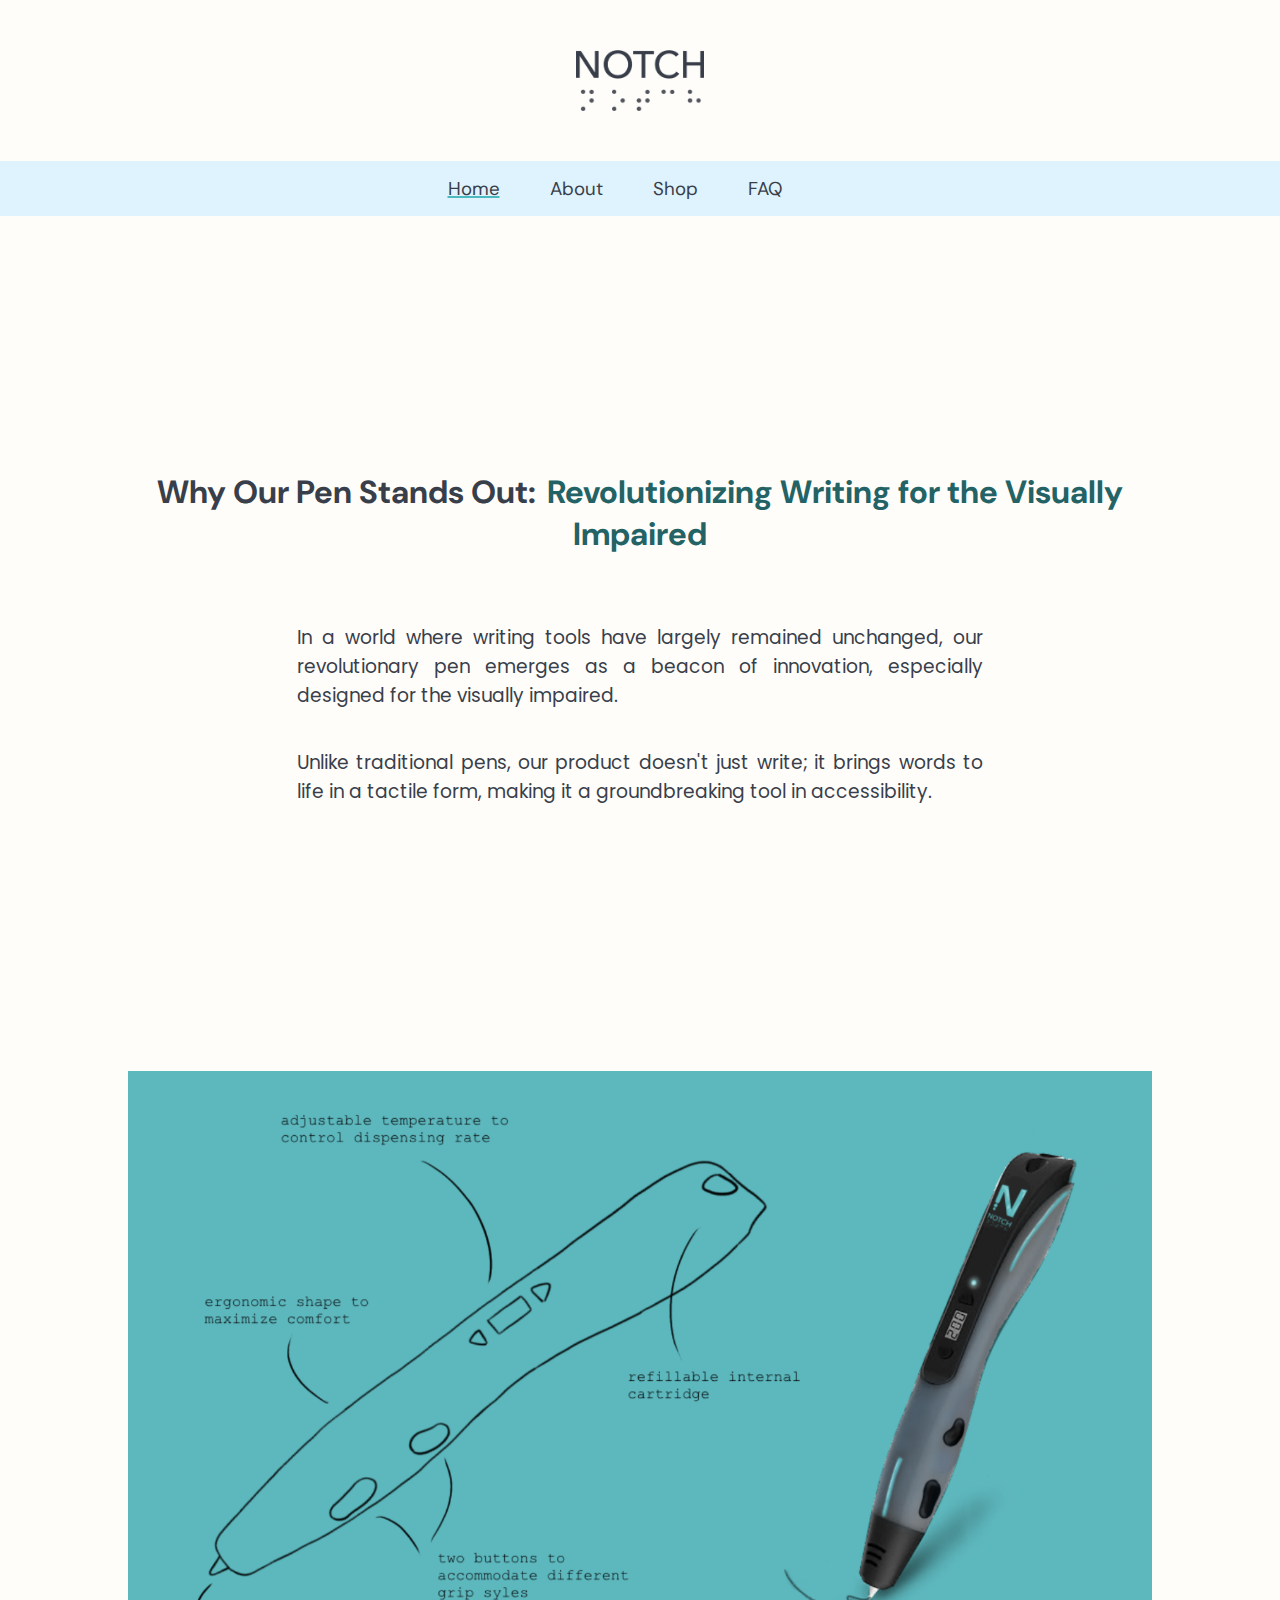
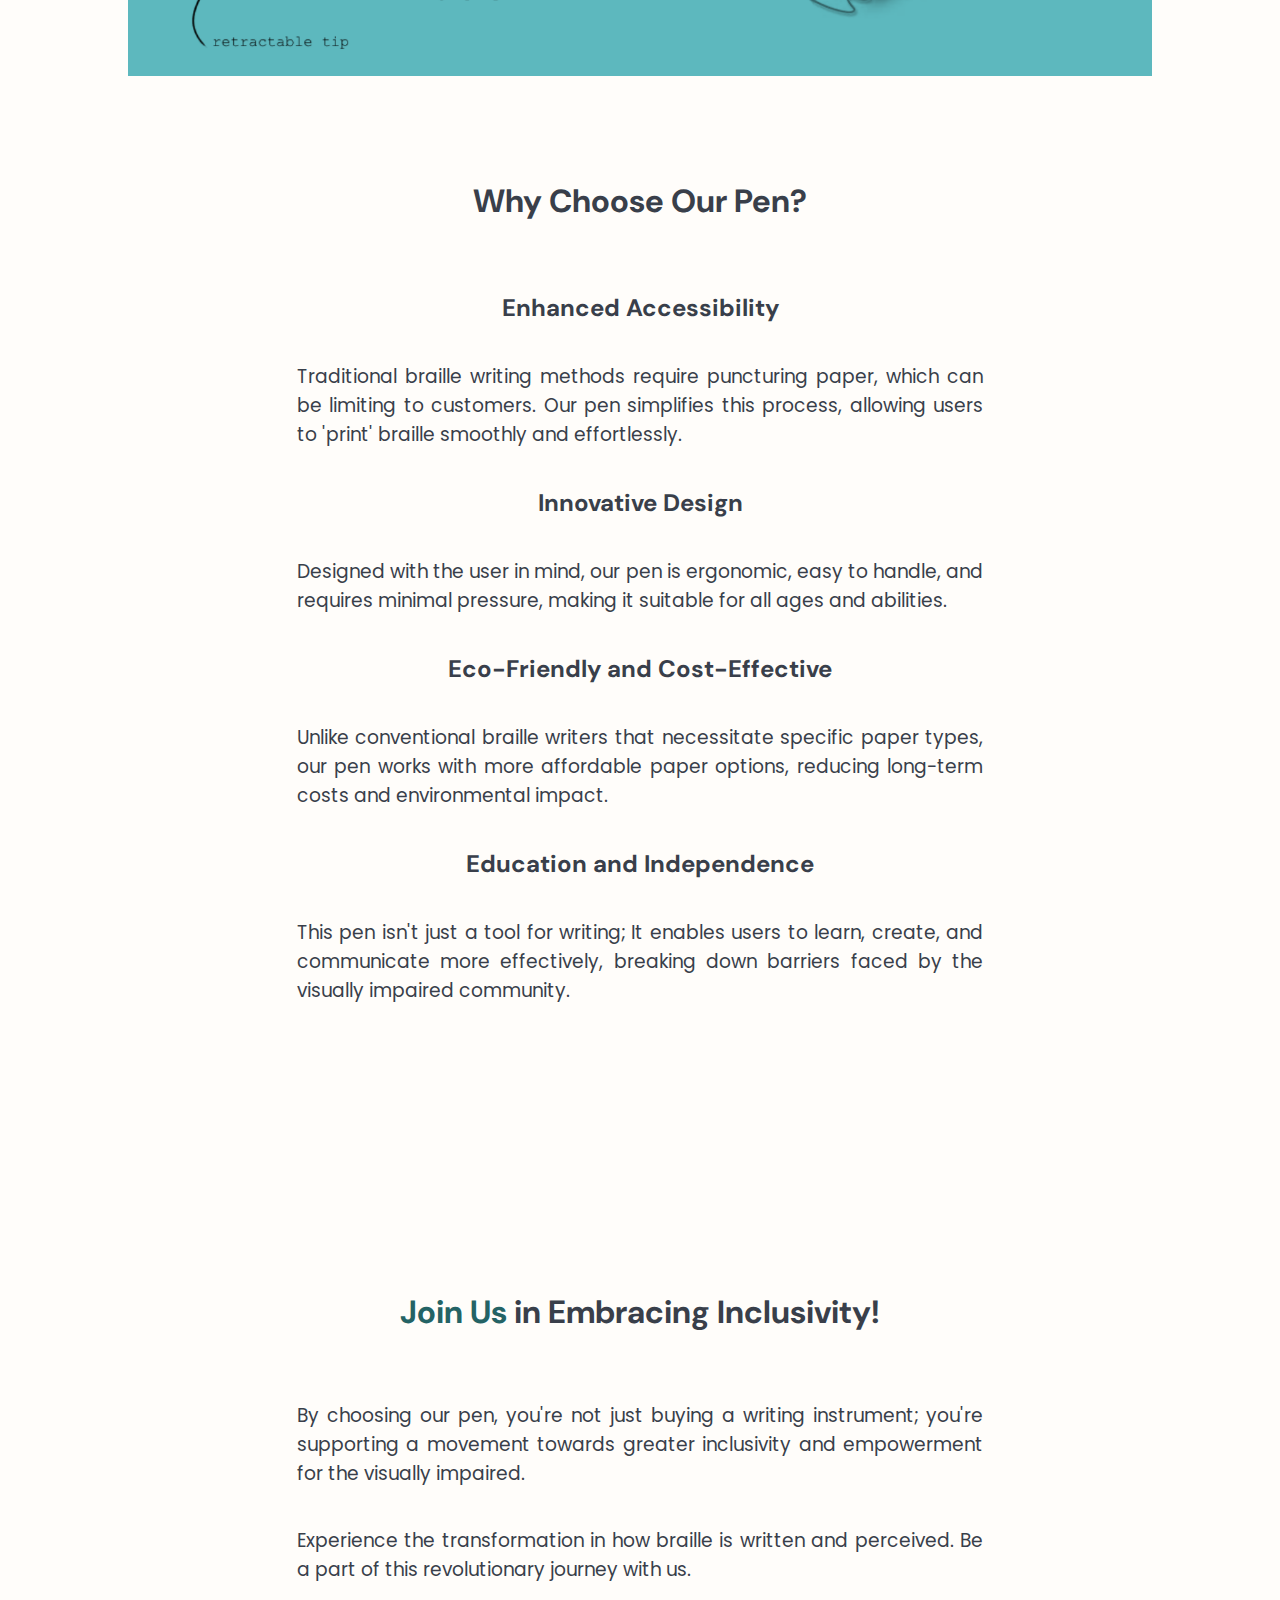
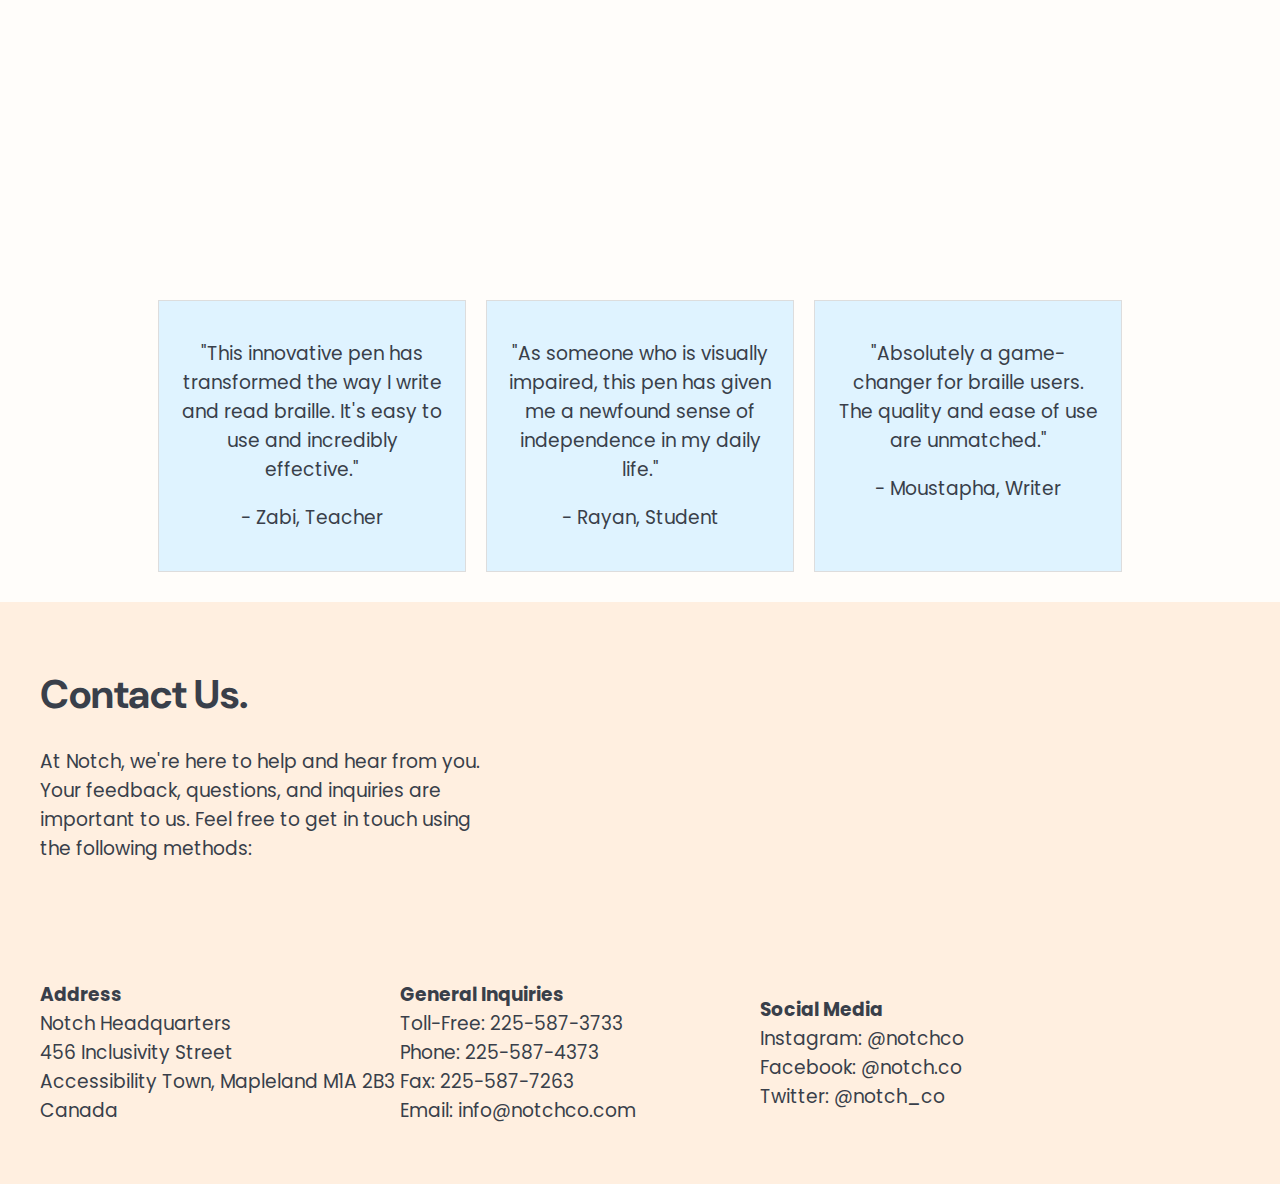
<file: index.html>
<!DOCTYPE html>
<html lang="en">
<head>
    <meta charset="UTF-8">
    <meta name="viewport" content="width=device-width, initial-scale=1.0">
    <title>Notch | Home</title>
    <link rel="stylesheet" href="https://fonts.googleapis.com/css?family=DM%20Sans">
    <link rel="stylesheet" href="https://fonts.googleapis.com/css?family=Poppins">  
    <link rel="stylesheet" href="css/home.css">
    <link rel="stylesheet" href="css/main-style.css">
    <script src="js/home.js" defer></script>
    <script src="js/main.js" defer></script>
    <link rel="icon" type="image/x-icon" href="images/favicon.PNG">
</head>
<body>
    <header>
        <img id="header-logo" src="images/logo-copy.PNG" alt="logo">
    </header>
    <div class="icon-container">
        <img class="icon" id="menu-icon" src="images/menu-icon.png" alt="three line icon">
        <a href="index.html"><img  class="icon" id="home-icon" src="images/home-icon.png" alt="home icon"></a>
    </div>
    <nav id="nav" class="fixed-element centered-nav">
        <img id="logo" class="hidden" src="images/logo.PNG" alt="logo">
        <ul>
            <li><a class="final-link" href="faq.html">FAQ</a></li>
            <li><a href="shop.html">Shop</a></li>
            <li class="dropdown">
                <a class="dropbtn" href="about.html">About</a>
                <ul class="dropdown-content">
                    <!-- When writing html for about page, add the text after the # as an id on the respective header-->
                    <li><a href="about.html#our-objective">Our Objective</a></li>
                    <li class="submenu">
                        <span class="dropdown-subheading">About NotchPen</span>
                        <ul class="article-list">
                            <li><a href="Article-How-NotchPen-Works.html">How NotchPen Works</a></li>
                            <li><a href="Article-Is-NotchPen-for-You.html">Is NotchPen for You?</a></li>
                        </ul>
                    </li>
                    <li><a href="about.html#testimonies">Testimonies</a></li>
                    <li><a href="about.html#meet-the-team">Meet the Team</a></li>
                    <li><a href="about.html#contact-us">Contact Us</a></li>
                </ul>
            </li>
            <li><a class="current" href="index.html">Home</a></li>  <!-- change which link has the current class depending on page -->
        </ul>
    </nav>
    <div class="main">
        <div class="main-idea">
            <div class="heading"><h1>Why Our Pen Stands Out:</h1> <h1 class="second-color-heading">&NonBreakingSpace;Revolutionizing Writing for the Visually Impaired</h1></div>
            <p>
                In a world where writing tools have largely remained unchanged, our revolutionary pen emerges as a beacon of innovation, 
                especially designed for the visually impaired. 
            </p>
            <p>
                Unlike traditional pens, our product doesn't just write; it brings words to life in a tactile form, 
                making it a groundbreaking tool in accessibility.
            </p> 
        </div>
        <img class="product-img" src="images/diagram-with-product.png">
        <h1 id="why-pen">Why Choose Our Pen?</h1>
        <div class="textbox">
            <h2>Enhanced Accessibility</h2>
            <p>
                Traditional braille writing methods require puncturing paper, which can be limiting to customers. 
                Our pen simplifies this process, allowing users to 'print' braille smoothly and effortlessly.
            </p>
        </div>
        <div class="textbox">
            <h2>Innovative Design</h2>
            <p>
                Designed with the user in mind, our pen is ergonomic, easy to handle, and requires minimal pressure, 
                making it suitable for all ages and abilities.
            </p>
        </div>
        <div class="textbox">
            <h2>Eco-Friendly and Cost-Effective</h2>
            <p>
                Unlike conventional braille writers that necessitate specific paper types, our pen works with more
                affordable paper options, reducing long-term costs and environmental impact.
            </p>
        </div>
        <div class="textbox">
            <h2>Education and Independence</h2>
            <p>
                This pen isn't just a tool for writing; It enables users to learn, create, and communicate more effectively, 
                breaking down barriers faced by the visually impaired community.
            </p>
        </div>
        <div class="main-idea">
            <div class="heading"><h1 class="second-color-heading">Join Us</h1><h1>&NonBreakingSpace;in Embracing Inclusivity!</h1></div>
            <p>By choosing our pen, you're not just buying a writing instrument; you're supporting a movement towards greater inclusivity and empowerment for the visually impaired. </p> 
            <p>Experience the transformation in how braille is written and perceived. Be a part of this revolutionary journey with us.</p>
        </div>
    </div>
    <div class="testimonial-container">
        <div class="testimonial">
            <p>"This innovative pen has transformed the way I write and read braille. It's easy to use and incredibly effective."</p>
            <p>- Zabi, Teacher</p>
        </div>
        <div class="testimonial">
            <p>"As someone who is visually impaired, this pen has given me a newfound sense of independence in my daily life."</p>
            <p>- Rayan, Student</p>
        </div>
        <div class="testimonial">
            <p>"Absolutely a game-changer for braille users. The quality and ease of use are unmatched."</p>
            <p>- Moustapha, Writer</p>
        </div>
    </div>
    <a href="javascript:void(0);" id="backToTopButton" title="Back to Top" style="display: none;">↑</a>

    <footer class="main-override">
        <div>
            <h1>Contact Us.</h1>
            <p>
              At Notch, we're here to help and hear from you.</br>
              Your feedback, questions, and inquiries are</br>
              important to us. Feel free to get in touch using</br>
              the following methods:</p>
            <!--<img src="images/destination.png" alt="location" width="20" height="30" style="margin-right: 50%;">-->
        </div>
    
        <div>
            <div class="contact-row">
              <div class="contact-box">
                <p><b>Address</b></br>
                    Notch Headquarters</br>
                    456 Inclusivity Street</br>
                    Accessibility Town, Mapleland M1A 2B3</br>
                    Canada</p>
              </div>
              <div class="contact-box">
                <p><b>General Inquiries</b></br>
                      Toll-Free: 225-587-3733</br>
                      Phone: 225-587-4373</br>
                      Fax: 225-587-7263</br>
                      Email: info@notchco.com</p>
              </div>
              <div class="contact-box">
                <p><b>Social Media</b></br>
                    Instagram: @notchco</br>
                    Facebook: @notch.co</br>
                    Twitter: @notch_co</p>
              </div>
            </div>
        </div>
    </footer>
</body>
</html>
</file>
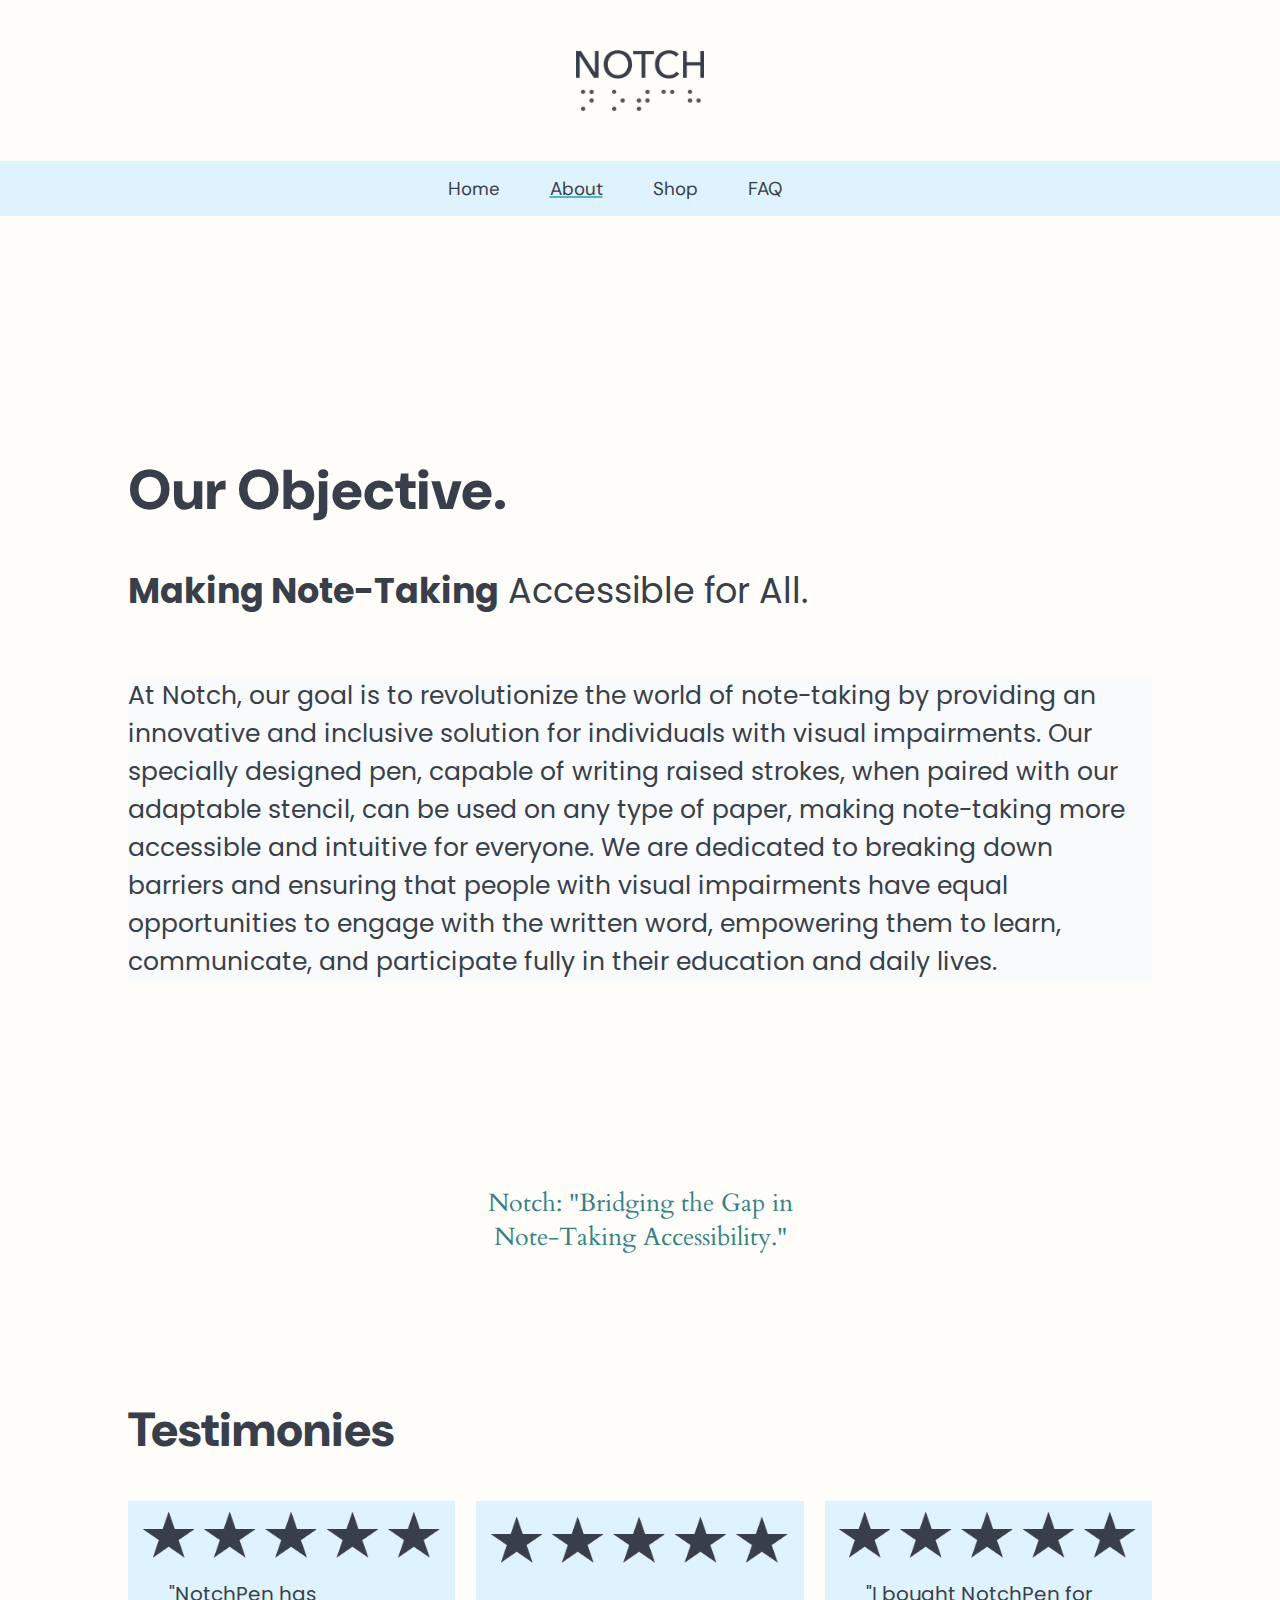
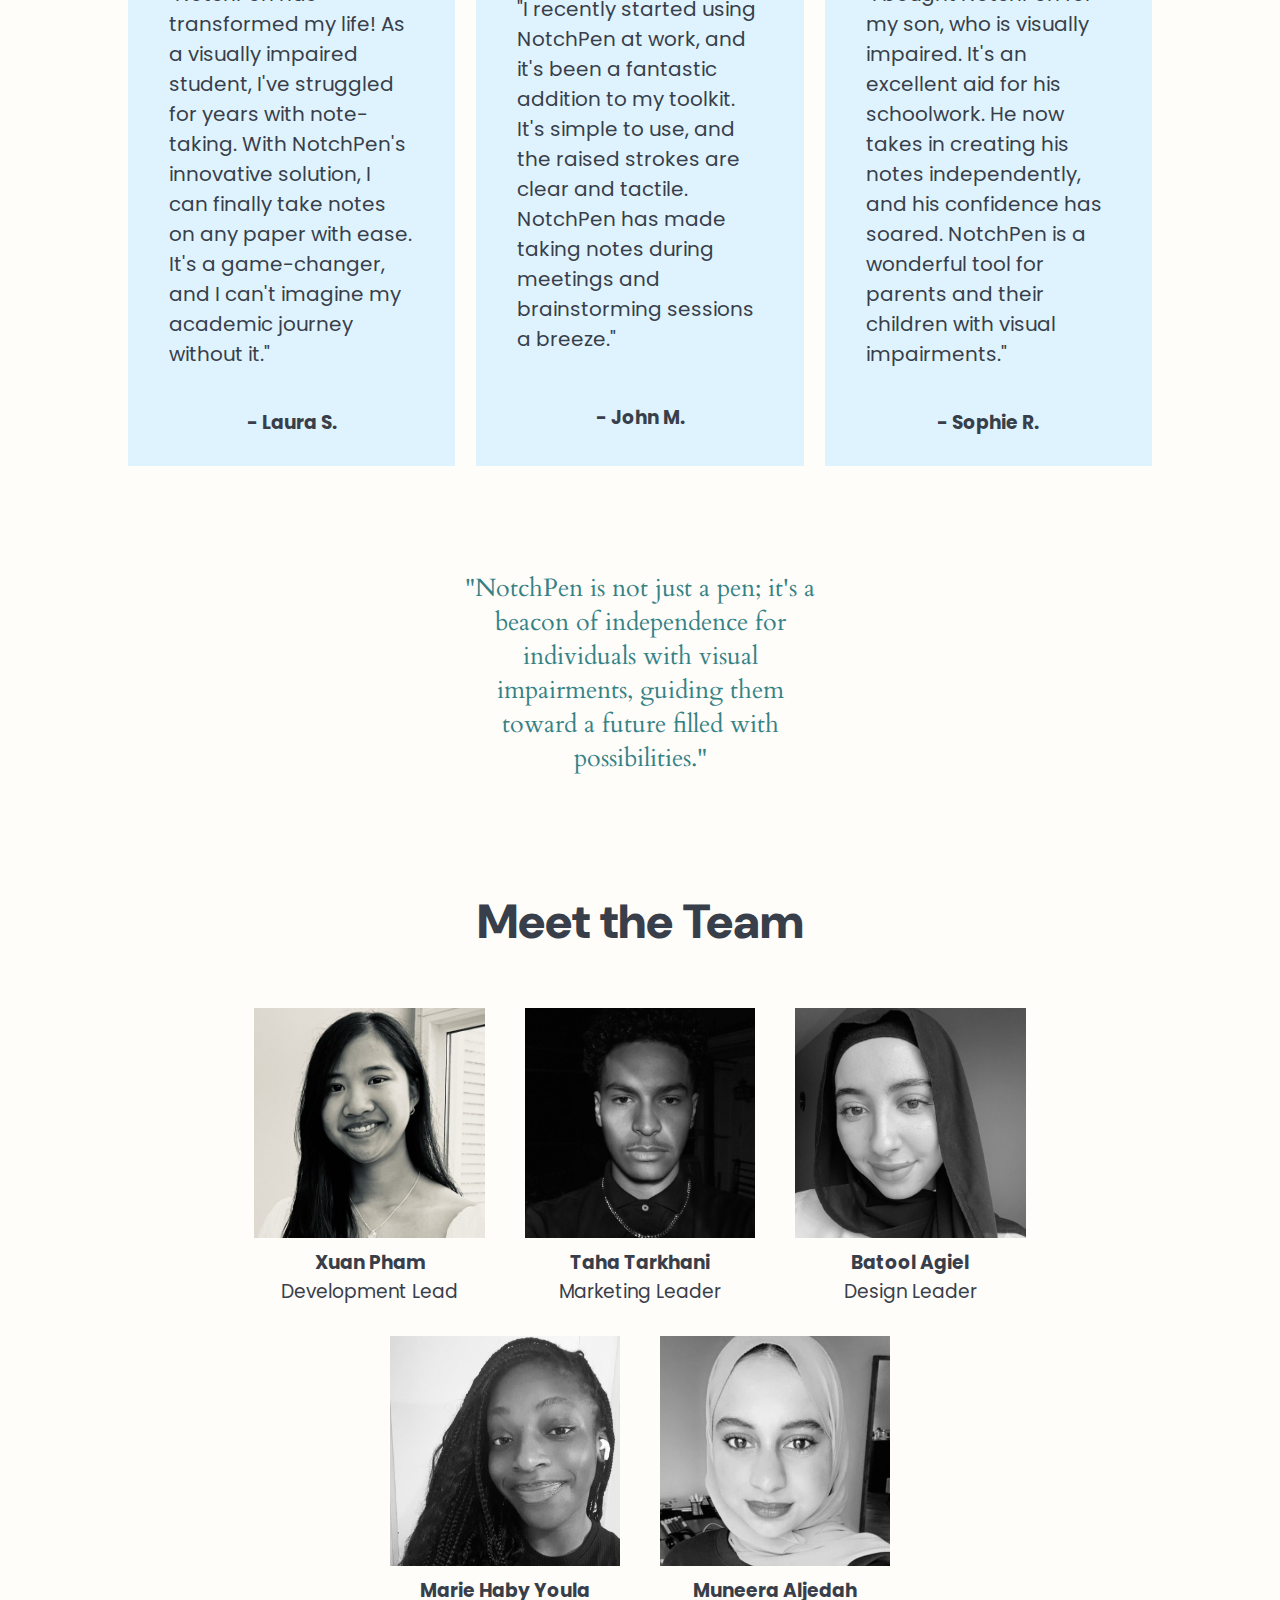
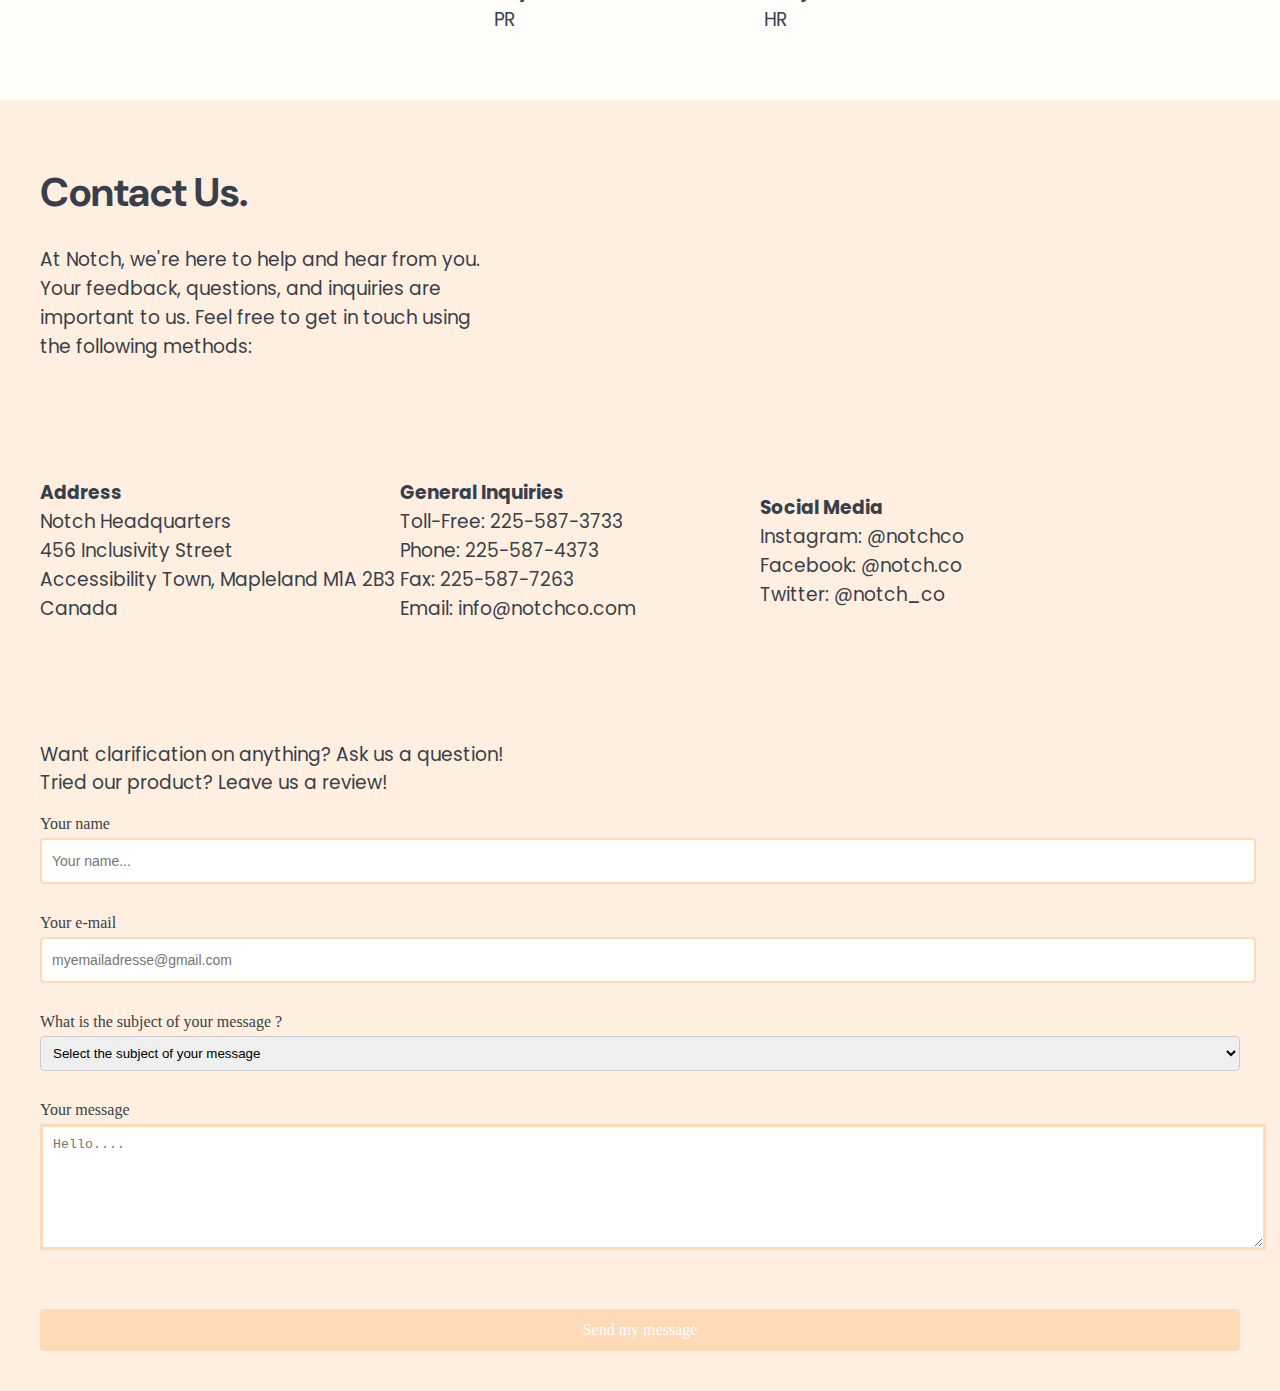
<file: about.html>
<!DOCTYPE html>
<html lang="en">
<head>
   <meta charset="UTF-8">
   <meta name="viewport" content="width=device-width, initial-scale=1.0">
   <title>Notch | About</title>
   <link rel="stylesheet" href="https://fonts.googleapis.com/css?family=DM%20Sans">
   <link rel="stylesheet" href="https://fonts.googleapis.com/css?family=Poppins">
   <link rel="stylesheet" href="https://fonts.googleapis.com/css?family=Cardo">
   <link rel="stylesheet" href="css/main-style.css">
   <link rel="stylesheet" href="css/about.css">
   <link rel="stylesheet" href="css/form.css">
   <script src="js/main.js" defer></script>
   <script src="js/about.js" defer></script>
   <script src="js/home.js" defer></script>
   <link rel="icon" type="image/x-icon" href="images/favicon.PNG">
</head>
  <body>
    <header>
      <img id="header-logo" src="images/logo-copy.PNG" alt="logo">
    </header>
    <div class="icon-container">
        <img class="icon" id="menu-icon" src="images/menu-icon.png" alt="three line icon">
        <a href="index.html"><img  class="icon" id="home-icon" src="images/home-icon.png" alt="home icon"></a>
    </div>
    <nav id="nav" class="fixed-element centered-nav">
        <img id="logo" class="hidden" src="images/logo.PNG" alt="logo">
        <ul>
            <li><a class="final-link" href="faq.html">FAQ</a></li>
            <li><a href="shop.html">Shop</a></li>
            <li class="dropdown">
                <a class="dropbtn current" href="about.html">About</a>
                <ul class="dropdown-content">
                    <!-- When writing html for about page, add the text after the # as an id on the respective header-->
                    <li><a href="about.html#our-objective">Our Objective</a></li>
                    <li class="submenu">
                        <span class="dropdown-subheading">About NotchPen</span>
                        <ul class="article-list">
                            <li><a href="Article-How-NotchPen-Works.html">How NotchPen Works</a></li>
                            <li><a href="Article-Is-NotchPen-for-You.html">Is NotchPen for You?</a></li>
                        </ul>
                    </li>
                    <li><a href="about.html#testimonies">Testimonies</a></li>
                    <li><a href="about.html#meet-the-team">Meet the Team</a></li>
                    <li><a href="about.html#contact-us">Contact Us</a></li>
                </ul>
            </li>
            <li><a href="index.html">Home</a></li>  <!-- change which link has the current class depending on page -->
        </ul>
    </nav>
    <div class="main">
      <div id="our-objective">
        <div>
          <h1><b>Our Objective.</b></h1>
          <p class="p1"><b>Making Note-Taking</b> Accessible for All.</p>
        </div>
        <p class="p2">
            At Notch, our goal is to revolutionize the world of note-taking
            by providing an innovative and inclusive solution for
            individuals with visual impairments. Our specially designed
            pen, capable of writing raised strokes, when paired with our
            adaptable stencil, can be used on any type of paper, making
            note-taking more accessible and intuitive for everyone. We
            are dedicated to breaking down barriers and ensuring that people
            with visual impairments have equal opportunities to
            engage with the written word, empowering them to learn,
            communicate, and participate fully in their education and
            daily lives.
        </p>
      </div>
        <p class="quote">Notch: "Bridging the Gap in<br>Note-Taking Accessibility."</p>
      </div>
      <div id="testimonies">
        <h2><b>Testimonies</b></h2>
        <div class="test-row">
          <div class="test-box">
            <img src="images/output-onlinepngtools.png" alt="star" width="298" height="48">
            <p class="p4"> 
              "NotchPen has
              transformed my life! As a
              visually impaired student, I've
              struggled for years with note-
              taking. With NotchPen's
              innovative solution, I can finally
              take notes on any paper with
              ease. It's a game-changer, and
              I can't imagine my academic
              journey without it."
            </p>
            <p>
              <b> - Laura S. </b>
            </p>
          </div>
          <div class="test-box">
            <img src="images/output-onlinepngtools.png" alt="star" width="298" height="48">
            <p class="p4"> 
              "I recently started using
              NotchPen at work, and it's been
              a fantastic addition to my
              toolkit. It's simple to use, and the
              raised strokes are clear and
              tactile. NotchPen has made
              taking notes during meetings
              and brainstorming sessions a
              breeze."
            </p>
            <p>
              <b> - John M.</b>
            </p>
          </div>
          <div class="test-box">
            <img src="images/output-onlinepngtools.png" alt="star" width="298" height="48">
            <p class="p4"> 
              "I bought NotchPen for
              my son, who is visually
              impaired. It's an excellent aid for
              his schoolwork. He now takes
              in creating his notes
              independently, and his confidence has
              soared. NotchPen is a wonderful tool for
              parents and their children with
              visual impairments."
            </p>
            <p>
              <b> - Sophie R.</b>
            </p>
          </div>
        </div>
      </div>

      <p class="quote">
        "NotchPen is not just a pen; it's a</br>
        beacon of independence for</br>
        individuals with visual</br>
        impairments, guiding them</br>
        toward a future filled with</br>
        possibilities."
      </p>

      <div class="team-box" id="meet-the-team">
        <h2 style="text-align: center;"><b>Meet the Team</b></h2>
        <div class="img-row">
          <div class="img-box">
            <img src="images/xuan_final.jpg" alt="profile">
            <p><b>Xuan Pham</b></p>
            <p>Development Lead</p>
          </div>
          <div class="img-box">
            <img src="images/taha_final.jpg" alt="profile" class="meet">
            <p><b>Taha Tarkhani</b></p>
            <p>Marketing Leader</p>
          </div>
          <div class="img-box">
            <img src="images/batool_final.jpg" alt="profile" class="meet">
            <p><b>Batool Agiel</b></p>
            <p>Design Leader</p>
          </div>
        </div>
        <div class="img-row">
          <div class="img-box">
            <img src="images/marie_final.jpg" alt="profile" class="meet">
            <p><b>Marie Haby Youla</b></p>
            <p>PR</p>
          </div>
          <div class="img-box">
            <img src="images/muneera_final.jpeg" alt="profile" class="meet">
            <p><b>Muneera Aljedah</b></p>
            <p>HR</p>
          </div>
        </div>
      </div>
    </div>
    <a href="javascript:void(0);" id="backToTopButton" title="Back to Top" style="display: none;">↑</a>

    <footer id="contact-us" class="main-override">
      <div>
          <h1>Contact Us.</h1>
          <p>
            At Notch, we're here to help and hear from you.</br>
            Your feedback, questions, and inquiries are</br>
            important to us. Feel free to get in touch using</br>
            the following methods:</p>
          <!--<img src="images/destination.png" alt="location" width="20" height="30" style="margin-right: 50%;">-->
      </div>

      <div>
          <div class="contact-row">
            <div class="contact-box">
              <p><b>Address</b></br>
                  Notch Headquarters</br>
                  456 Inclusivity Street</br>
                  Accessibility Town, Mapleland M1A 2B3</br>
                  Canada</p>
            </div>
            <div class="contact-box">
              <p><b>General Inquiries</b></br>
                    Toll-Free: 225-587-3733</br>
                    Phone: 225-587-4373</br>
                    Fax: 225-587-7263</br>
                    Email: info@notchco.com</p>
            </div>
            <div class="contact-box">
              <p><b>Social Media</b></br>
                  Instagram: @notchco</br>
                  Facebook: @notch.co</br>
                  Twitter: @notch_co</p>
            </div>
          </div>
      </div>
      <div>
        <p class="p4" style="line-height: 1.5;">Want clarification on anything? Ask us a question!</br>
          Tried our product? Leave us a review! </p> 
          <form class="form" id="form" action="/page-processing-data" method="post">
            <div class="form-control">
                <label for="name">Your name</label>
                <input type="text" id="username" name="username" placeholder="Your name..." required>
                <i class="fas fa-check-circle"></i>
                <i class="fas fa-exclamation"></i>
                <small>Message d'erreur</small>
            </div>
            <div class="form-control">
                <label for="email">Your e-mail</label>
                <input type="email" id="email" name="email" placeholder="myemailadresse@gmail.com" required>
                <i class="fas fa-check-circle"></i>
                <i class="fas fa-exclamation"></i>
                <small>Message d'erreur</small>
            </div>
            <div class="form-control">
                <label for="subject">What is the subject of your message ?</label>
                <select name="subject" id="subject" required>
                    <option value="" disabled selected hidden>Select the subject of your message</option>
                    <option value="question-product">Question about product?</option>
                    <option value="review">Review</option>
                    <option value="other">Other...</option>
                </select>
            </div>
            <div class="form-control">
              <label for="message">Your message </label>
                <textarea id="message" name="message" placeholder="Hello...." required></textarea>
            </div>
            <div>
                <button type="submit">Send my message</button>
            </div>
        </form>
      </div>
    </footer>
  </body>
</html>
</file>
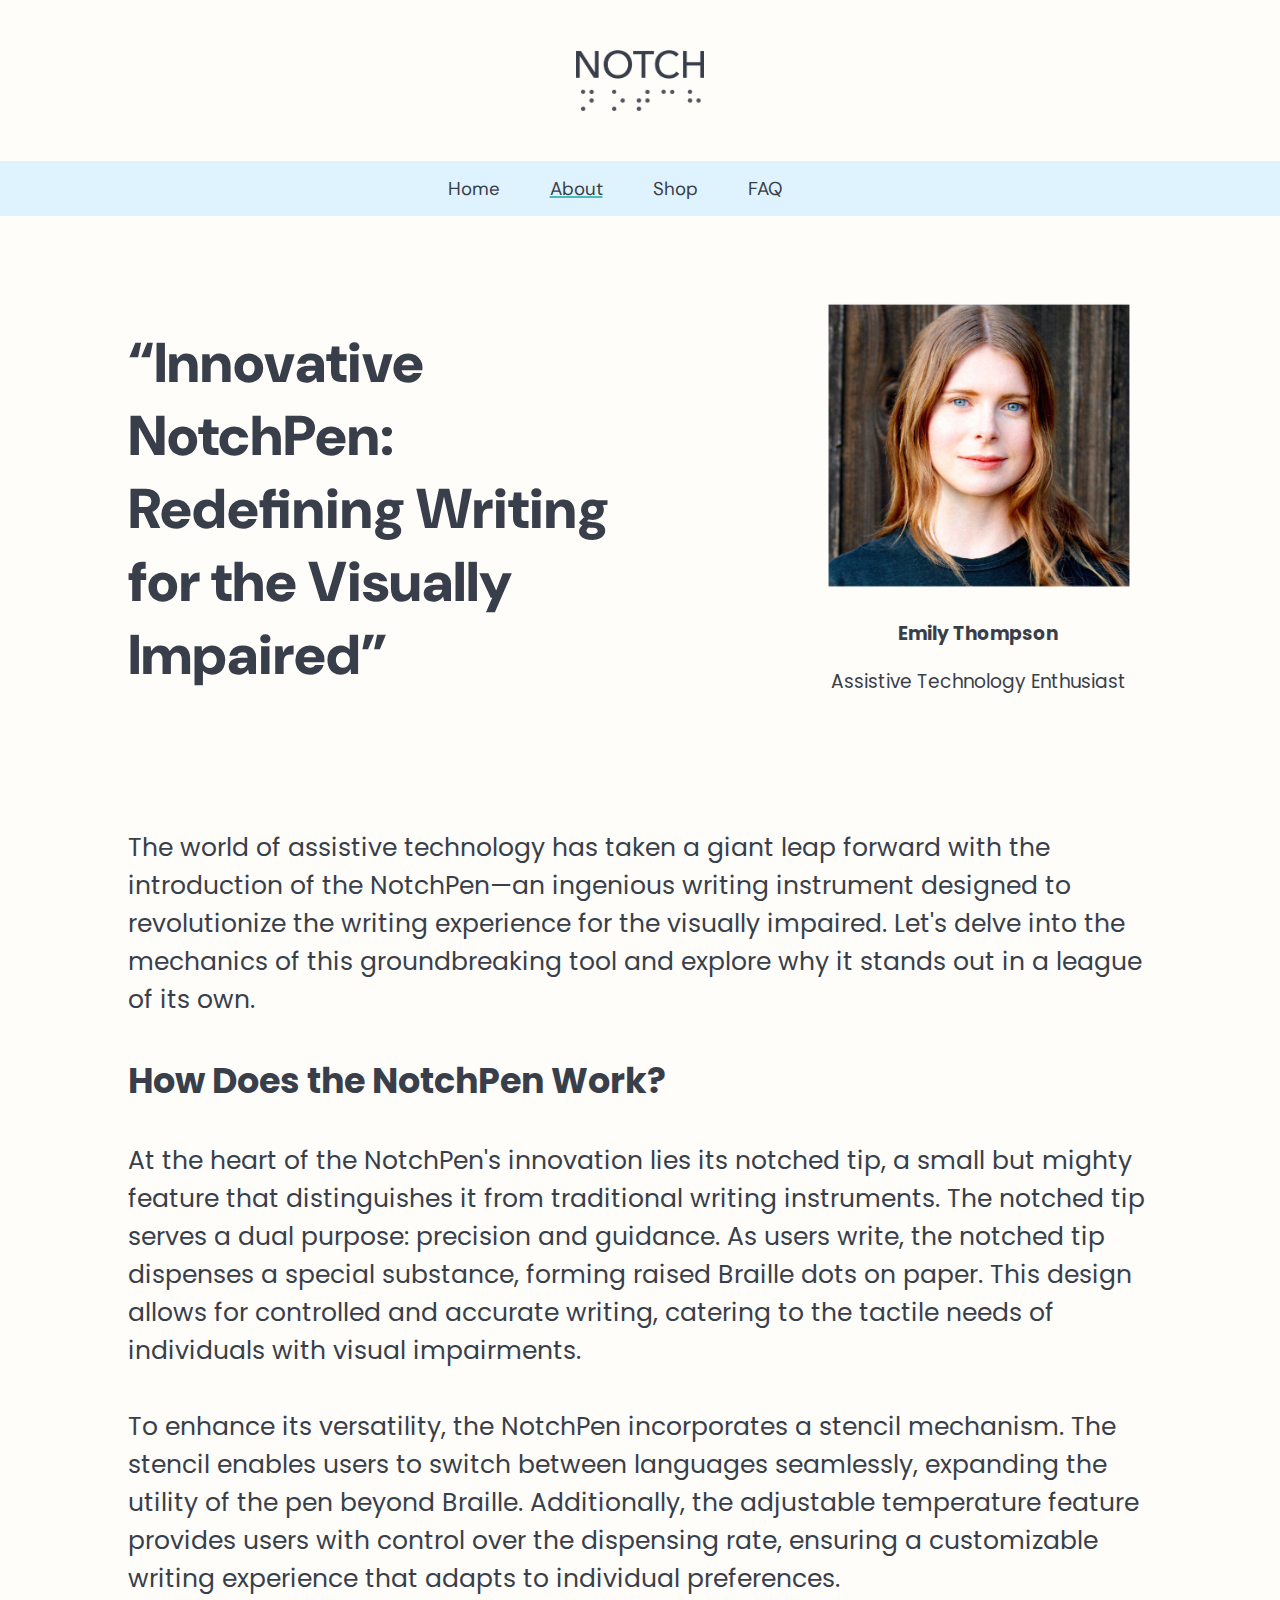
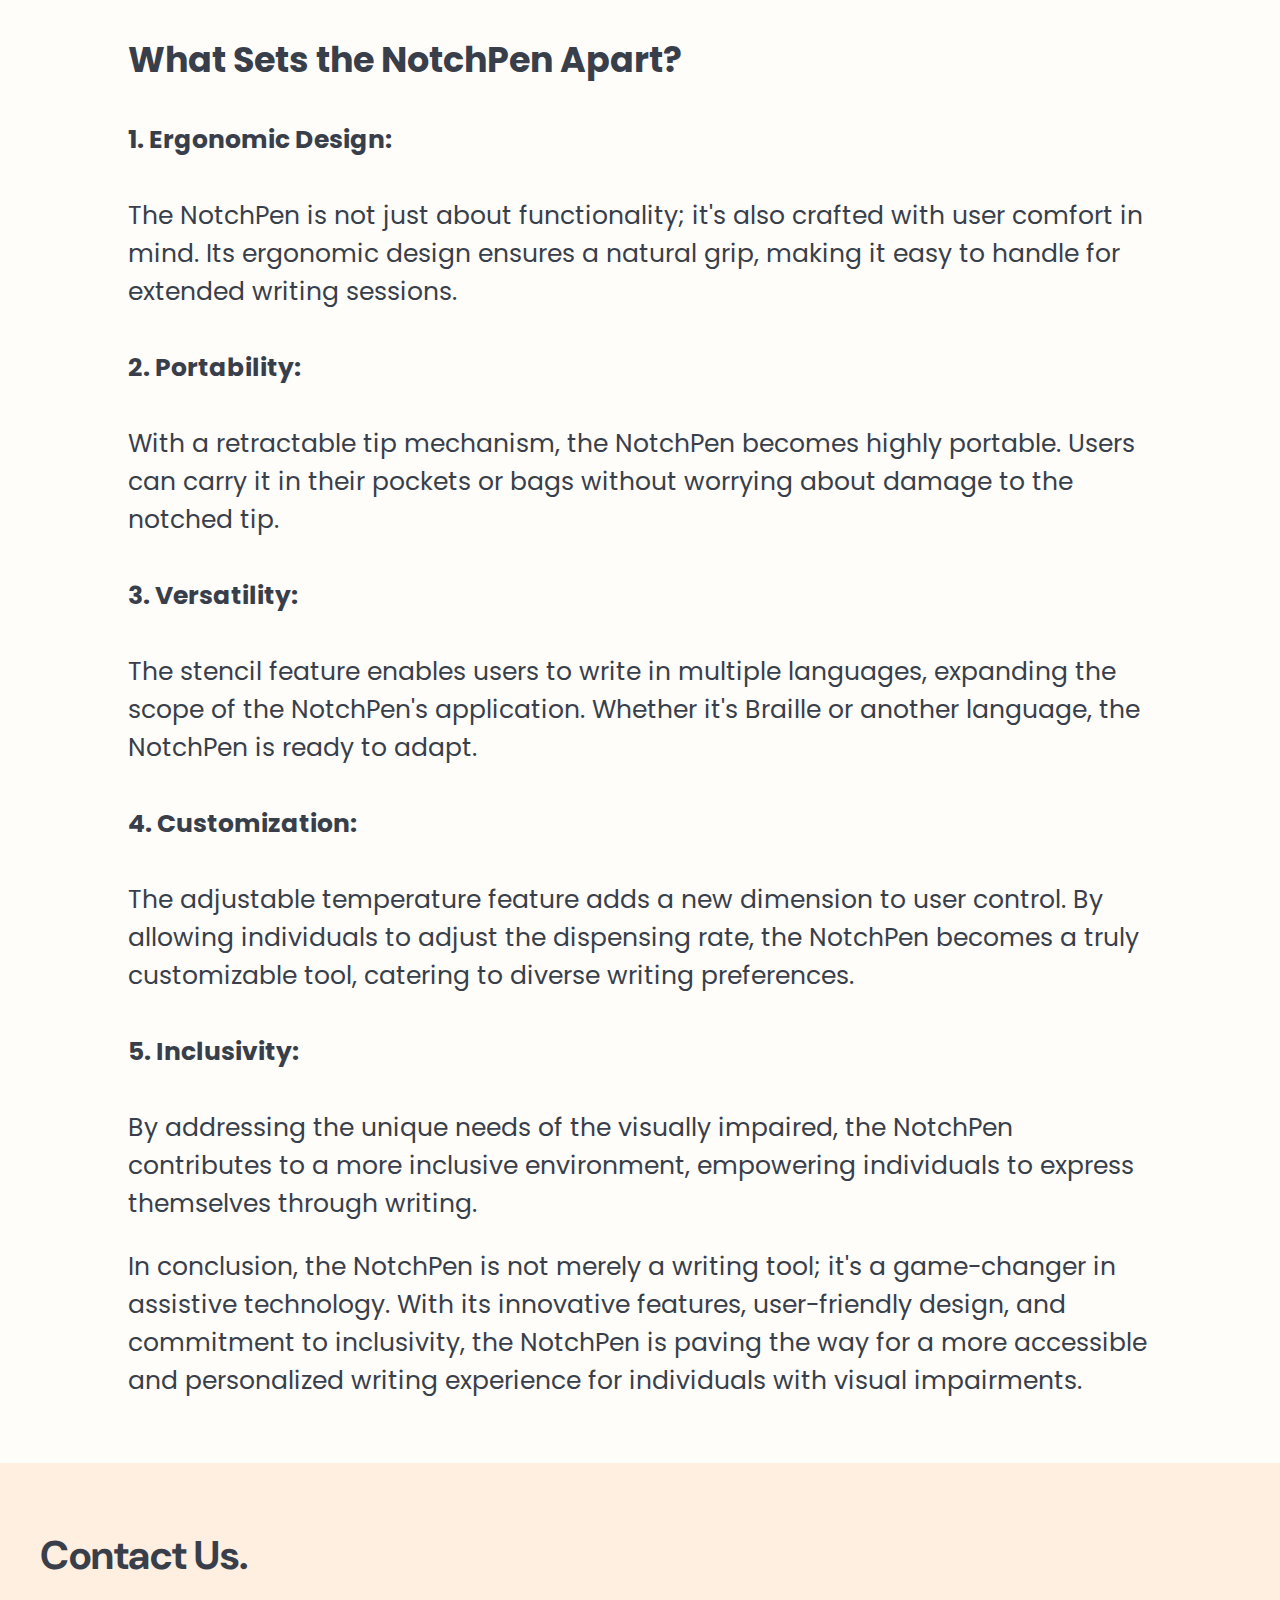
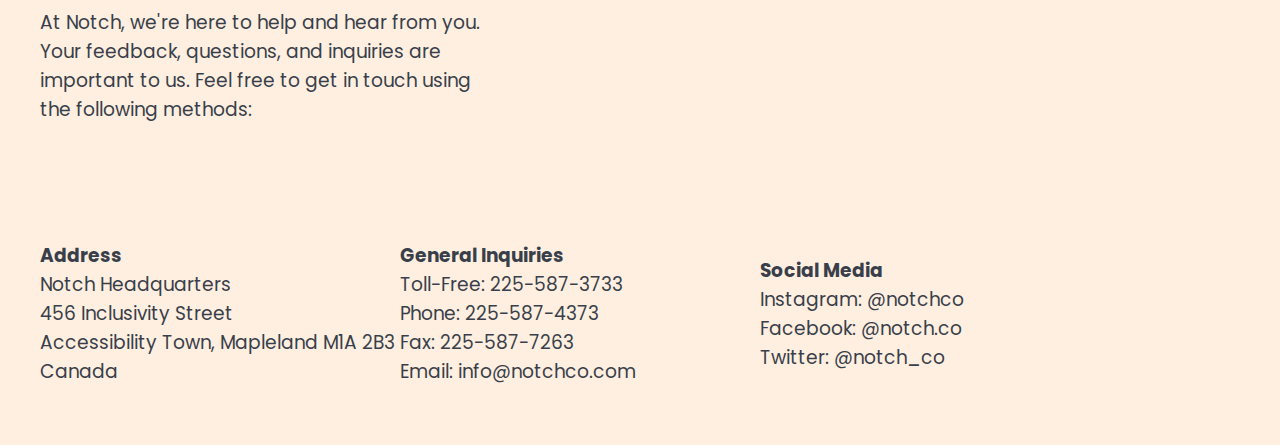
<file: Article-How-NotchPen-Works.html>
<!DOCTYPE html>
<html lang="en">
<head>
    <meta charset="UTF-8">
    <meta name="viewport" content="width=device-width, initial-scale=1.0">
    <title>How NotchPen Works</title>
    <meta charset="UTF-8">
    <meta name="viewport" content="width=device-width, initial-scale=1.0">
    <title>Notch | Is NotchPen for You</title>
    <link rel="stylesheet" href="https://fonts.googleapis.com/css?family=DM%20Sans">
    <link rel="stylesheet" href="https://fonts.googleapis.com/css?family=Poppins">
    <link rel="stylesheet" href="https://fonts.googleapis.com/css?family=Cardo">
    <link rel="stylesheet" href="css/main-style.css">
    <link rel="stylesheet" href="css/about.css">
    <script src="js/main.js" defer></script>
    <script src="js/home.js" defer></script>
    <link rel="icon" type="image/x-icon" href="images/favicon.PNG">
</head>
<body>
    <header>
        <img id="header-logo" src="images/logo-copy.PNG" alt="logo">
      </header>
      <div class="icon-container">
          <img class="icon" id="menu-icon" src="images/menu-icon.png" alt="three line icon">
          <a href="index.html"><img  class="icon" id="home-icon" src="images/home-icon.png" alt="home icon"></a>
      </div>
      <nav id="nav" class="fixed-element centered-nav">
          <img id="logo" class="hidden" src="images/logo.PNG" alt="logo">
          <ul>
              <li><a class="final-link" href="faq.html">FAQ</a></li>
              <li><a href="shop.html">Shop</a></li>
              <li class="dropdown">
                  <a class="dropbtn current" href="about.html">About</a>
                  <ul class="dropdown-content">
                      <!-- When writing html for about page, add the text after the # as an id on the respective header-->
                      <li><a href="about.html#our-objective">Our Objective</a></li>
                      <li class="submenu">
                          <span class="dropdown-subheading">About NotchPen</span>
                          <ul class="article-list">
                              <li><a href="Article-How-NotchPen-Works.html">How NotchPen Works</a></li>
                              <li><a href="Article-Is-NotchPen-for-You.html">Is NotchPen for You?</a></li>
                          </ul>
                      </li>
                      <li><a href="about.html#testimonies">Testimonies</a></li>
                      <li><a href="about.html#meet-the-team">Meet the Team</a></li>
                      <li><a href="about.html#contact-us">Contact Us</a></li>
                  </ul>
              </li>
              <li><a href="index.html">Home</a></li>  <!-- change which link has the current class depending on page -->
          </ul>
      </nav>
    <!-- add article stuff here -->
        
    <div class="article-header-row">
        <div class="title">
            <h1><b>“Innovative
                NotchPen:
                Redefining Writing
                for the Visually
                Impaired”</b></h1>
        </div>
        <div class="article-img-box">
            <img src="images/emily-final.png" alt="profile">
            <div>
                <p><b>Emily Thompson</b></p>
                <p>Assistive Technology Enthusiast</p>
            </div>
        </div>
    </div>

    <div class="main">
        <p class="p7">
            The world of assistive technology has taken a giant
            leap forward with the introduction of the NotchPen—an
            ingenious writing instrument designed to revolutionize
            the writing experience for the visually impaired. Let's
            delve into the mechanics of this groundbreaking tool
            and explore why it stands out in a league of its own.</p>

        <p class="p1"><b>How Does the NotchPen Work?</b></p>

        <p class="p7">
            At the heart of the NotchPen's innovation lies its notched tip, a
            small but mighty feature that distinguishes it from traditional
            writing instruments. The notched tip serves a dual purpose:
            precision and guidance. As users write, the notched tip dispenses a
            special substance, forming raised Braille dots on paper. This design
            allows for controlled and accurate writing, catering to the tactile
            needs of individuals with visual impairments.
            <br><br>
            To enhance its versatility, the NotchPen incorporates a stencil
            mechanism. The stencil enables users to switch between languages
            seamlessly, expanding the utility of the pen beyond Braille.
            Additionally, the adjustable temperature feature provides users
            with control over the dispensing rate, ensuring a customizable
            writing experience that adapts to individual preferences.</p>

        <p class="p1"><b>What Sets the NotchPen Apart?</b></p>

        <p class="p7">
            <b>1. Ergonomic Design:</b> <br><br>The NotchPen is not just about functionality;
            it's also crafted with user comfort in mind. Its ergonomic design
            ensures a natural grip, making it easy to handle for extended
            writing sessions.
            <br><br>
            <b>2. Portability:</b> <br><br>With a retractable tip mechanism, the NotchPen
            becomes highly portable. Users can carry it in their pockets
            or bags without worrying about damage to the notched tip.
            <br><br>
            <b>3. Versatility:</b> <br><br>The stencil feature enables users to write in multiple
            languages, expanding the scope of the NotchPen's application.
            Whether it's Braille or another language, the NotchPen is ready
            to adapt.
            <br><br>
            <b>4. Customization:</b> <br><br>The adjustable temperature feature adds a new
            dimension to user control. By allowing individuals to adjust the
            dispensing rate, the NotchPen becomes a truly customizable
            tool, catering to diverse writing preferences.
            <br><br>
            <b>5. Inclusivity:</b> <br><br>By addressing the unique needs of the visually
            impaired, the NotchPen contributes to a more inclusive
            environment, empowering individuals to express themselves
            through writing.
        </p>

        <p class="p7">
            In conclusion, the NotchPen is not merely a writing tool;
            it's a game-changer in assistive technology. With its
            innovative features, user-friendly design, and
            commitment to inclusivity, the NotchPen is paving the
            way for a more accessible and personalized writing
            experience for individuals with visual impairments.
            <br><br>
        </p>
    </div>

    <a href="javascript:void(0);" id="backToTopButton" title="Back to Top" style="display: none;">↑</a>
    
    <footer class="main-override">
        <div>
            <h1>Contact Us.</h1>
            <p>
              At Notch, we're here to help and hear from you.</br>
              Your feedback, questions, and inquiries are</br>
              important to us. Feel free to get in touch using</br>
              the following methods:</p>
            <!--<img src="images/destination.png" alt="location" width="20" height="30" style="margin-right: 50%;">-->
        </div>
    
        <div>
            <div class="contact-row">
              <div class="contact-box">
                <p><b>Address</b></br>
                    Notch Headquarters</br>
                    456 Inclusivity Street</br>
                    Accessibility Town, Mapleland M1A 2B3</br>
                    Canada</p>
              </div>
              <div class="contact-box">
                <p><b>General Inquiries</b></br>
                      Toll-Free: 225-587-3733</br>
                      Phone: 225-587-4373</br>
                      Fax: 225-587-7263</br>
                      Email: info@notchco.com</p>
              </div>
              <div class="contact-box">
                <p><b>Social Media</b></br>
                    Instagram: @notchco</br>
                    Facebook: @notch.co</br>
                    Twitter: @notch_co</p>
              </div>
            </div>
        </div>
    </footer>
</body>
</html>
</file>
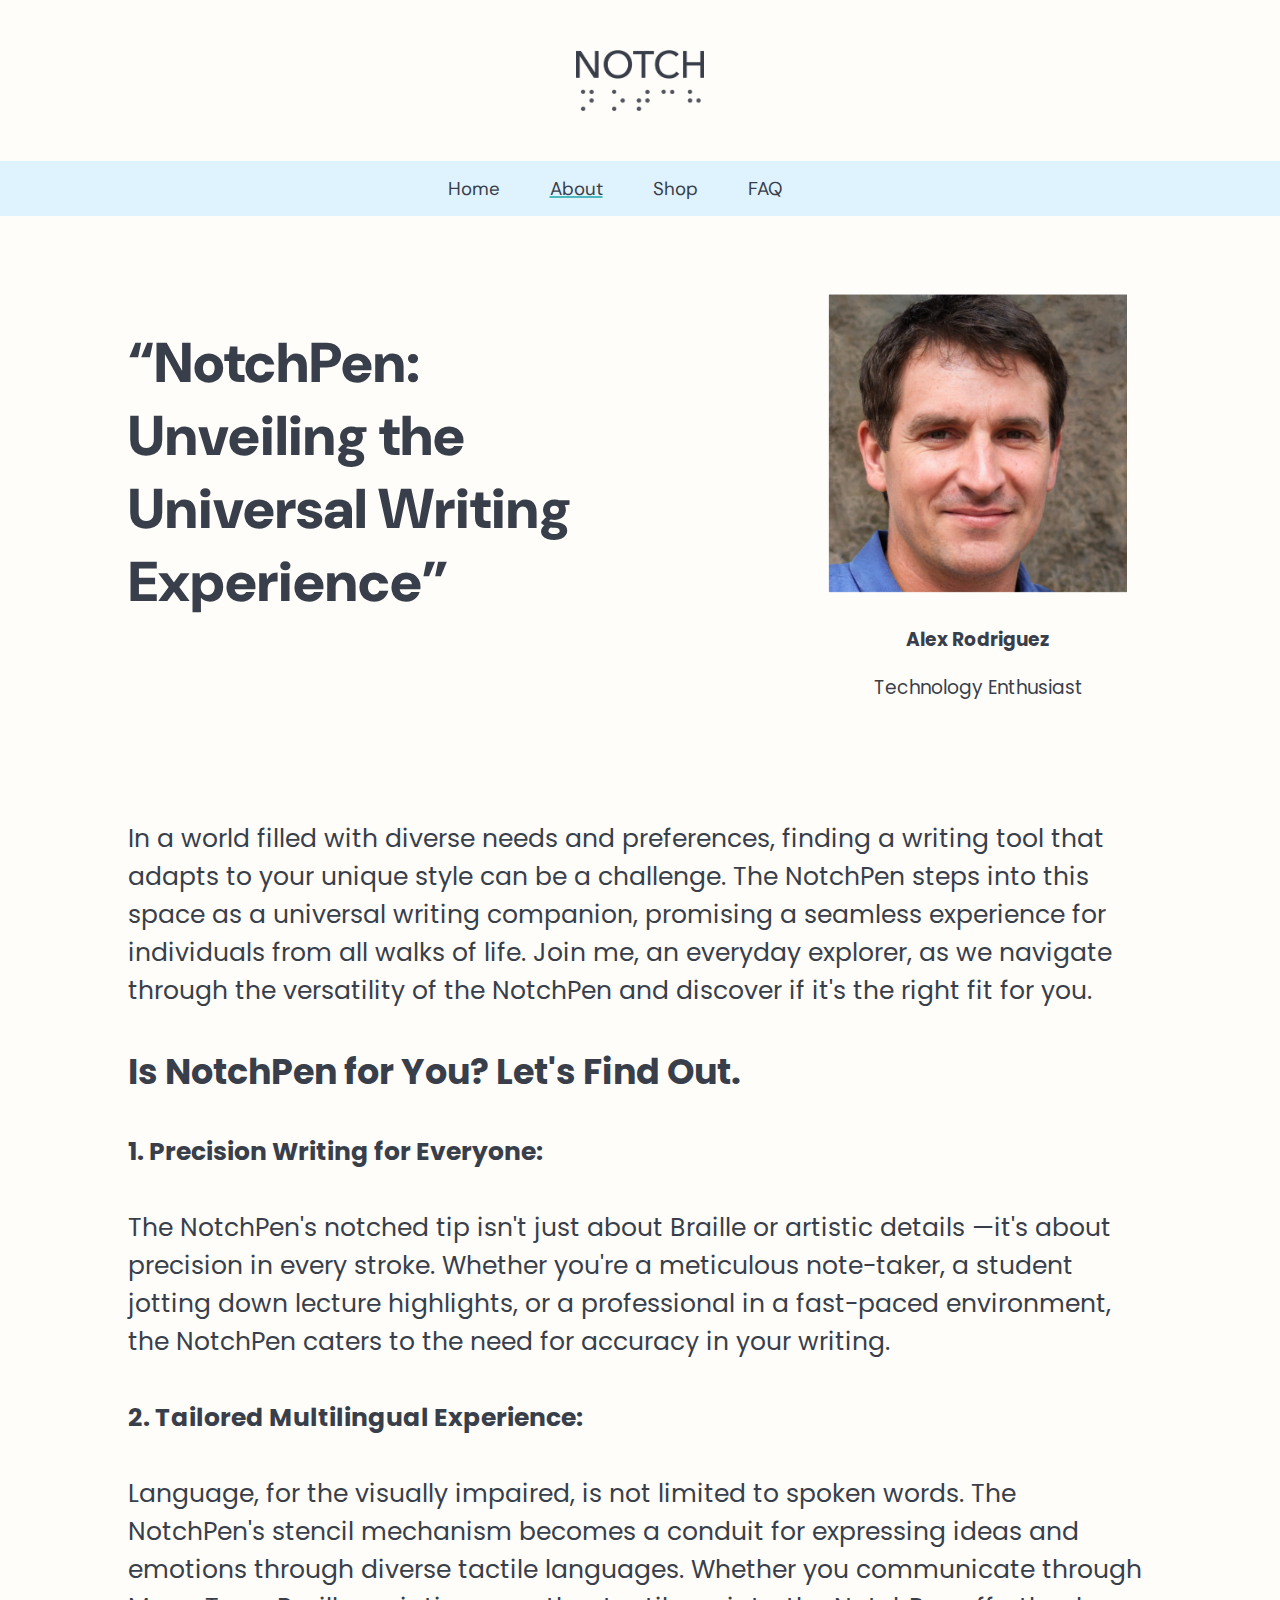
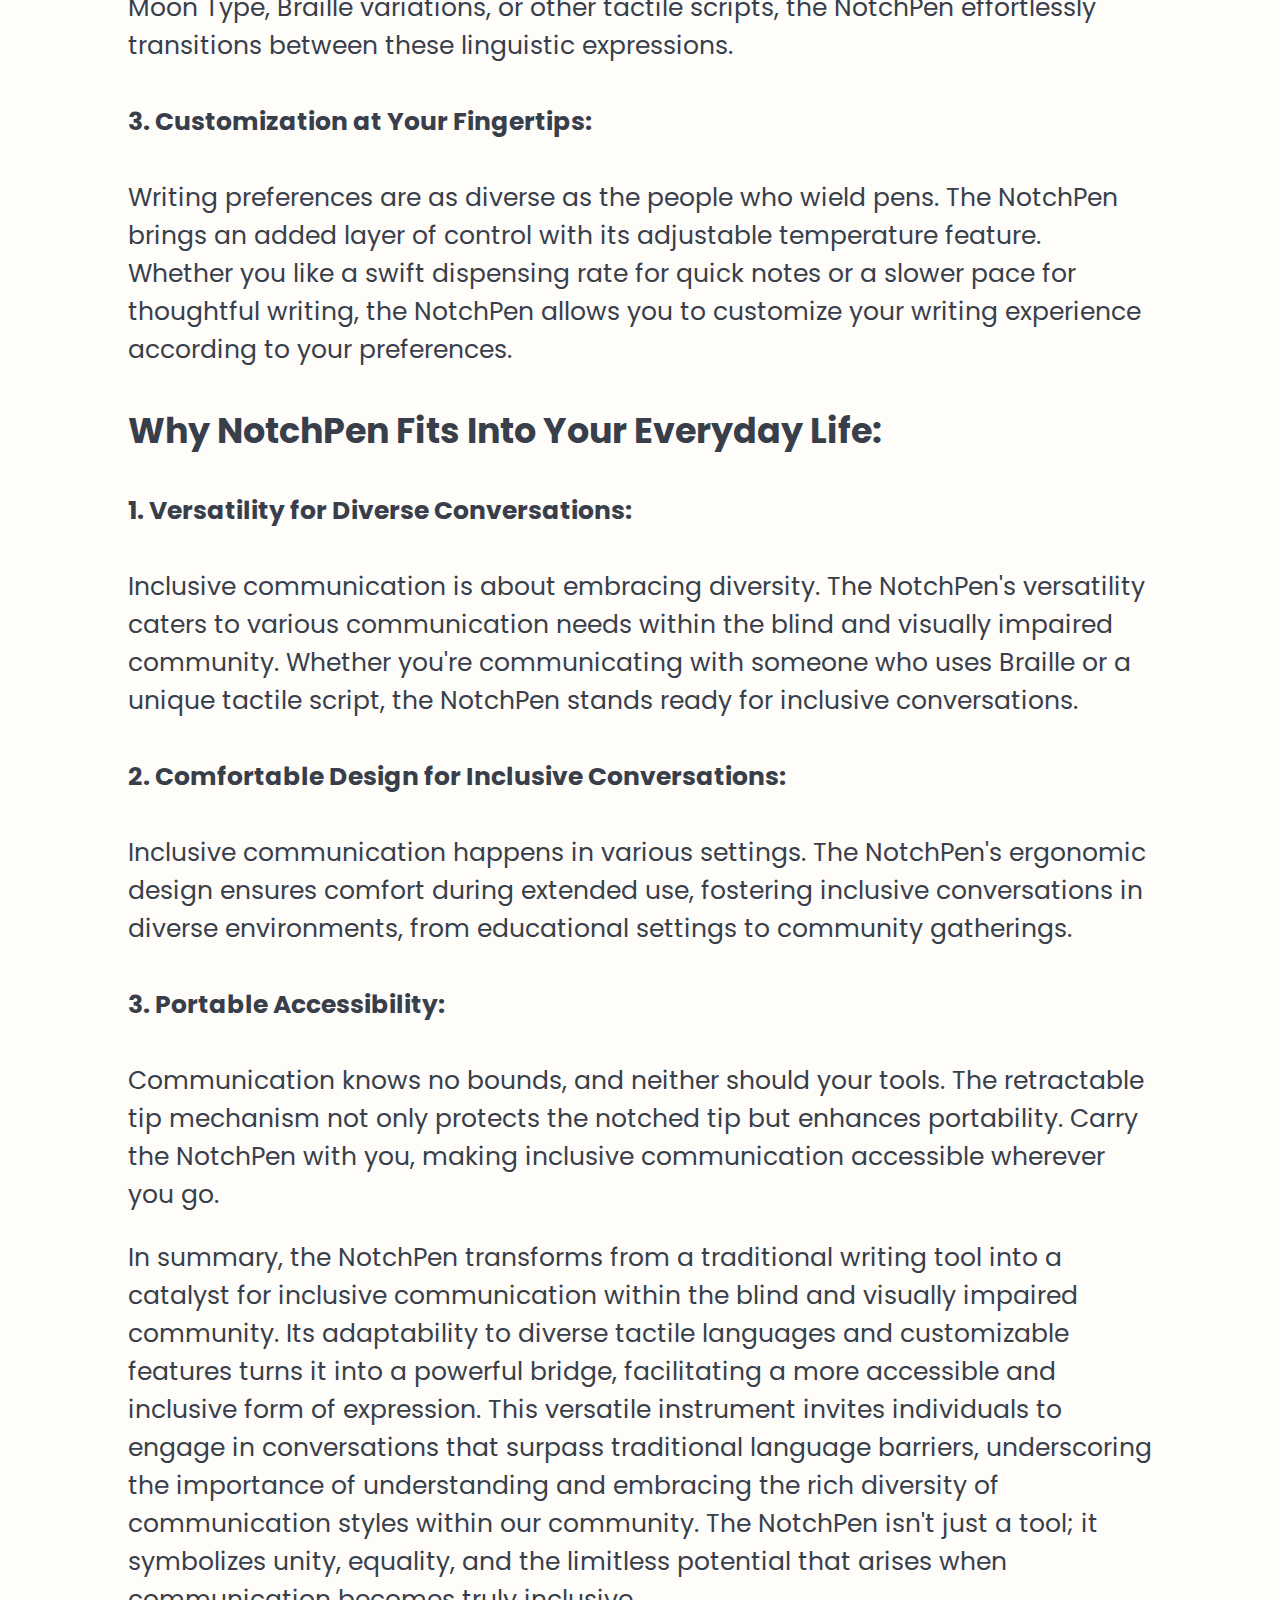
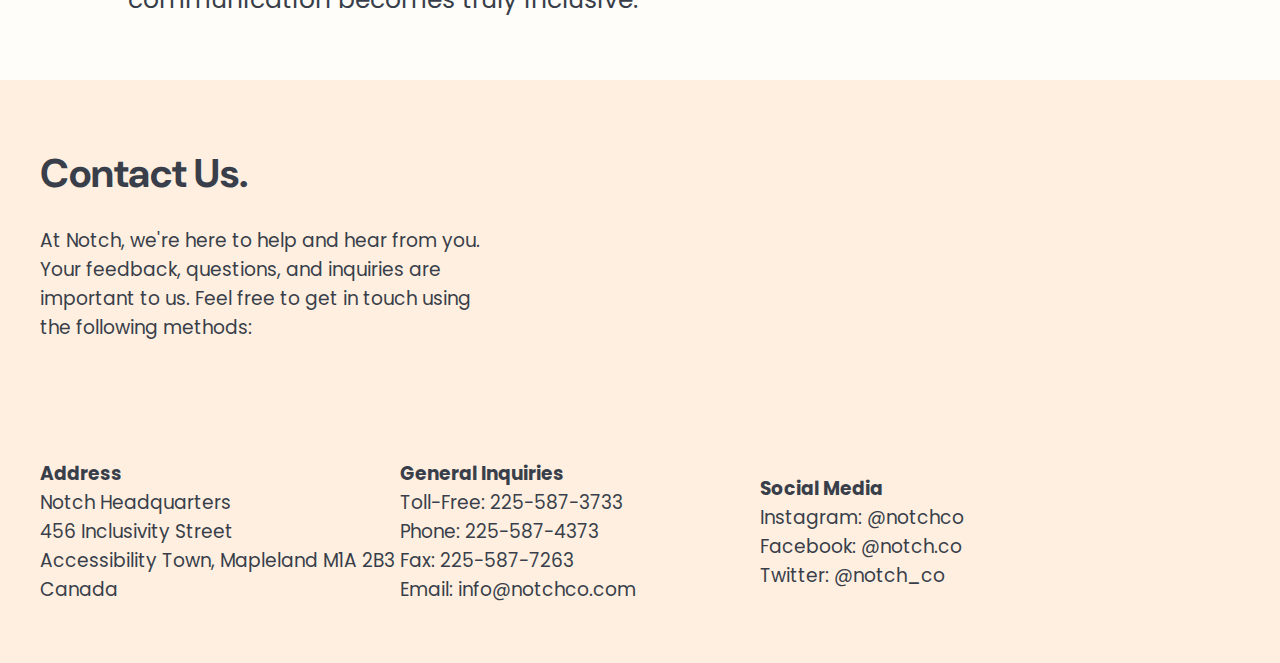
<file: Article-Is-NotchPen-for-You.html>
<!DOCTYPE html>
<html lang="en">
<head>
    <meta charset="UTF-8">
    <meta name="viewport" content="width=device-width, initial-scale=1.0">
    <title>Notch | Is NotchPen for You</title>
    <link rel="stylesheet" href="https://fonts.googleapis.com/css?family=DM%20Sans">
    <link rel="stylesheet" href="https://fonts.googleapis.com/css?family=Poppins">
    <link rel="stylesheet" href="https://fonts.googleapis.com/css?family=Cardo">
    <link rel="stylesheet" href="css/main-style.css">
    <link rel="stylesheet" href="css/about.css">
    <script src="js/main.js" defer></script>
    <script src="js/home.js" defer></script>
    <link rel="icon" type="image/x-icon" href="images/favicon.PNG">
</head>
<body>
    <header>
        <img id="header-logo" src="images/logo-copy.PNG" alt="logo">
      </header>
      <div class="icon-container">
          <img class="icon" id="menu-icon" src="images/menu-icon.png" alt="three line icon">
          <a href="index.html"><img  class="icon" id="home-icon" src="images/home-icon.png" alt="home icon"></a>
      </div>
      <nav id="nav" class="fixed-element centered-nav">
          <img id="logo" class="hidden" src="images/logo.PNG" alt="logo">
          <ul>
              <li><a class="final-link" href="faq.html">FAQ</a></li>
              <li><a href="shop.html">Shop</a></li>
              <li class="dropdown">
                  <a class="dropbtn current" href="about.html">About</a>
                  <ul class="dropdown-content">
                      <!-- When writing html for about page, add the text after the # as an id on the respective header-->
                      <li><a href="about.html#our-objective">Our Objective</a></li>
                      <li class="submenu">
                          <span class="dropdown-subheading">About NotchPen</span>
                          <ul class="article-list">
                              <li><a href="Article-How-NotchPen-Works.html">How NotchPen Works</a></li>
                              <li><a href="Article-Is-NotchPen-for-You.html">Is NotchPen for You?</a></li>
                          </ul>
                      </li>
                      <li><a href="about.html#testimonies">Testimonies</a></li>
                      <li><a href="about.html#meet-the-team">Meet the Team</a></li>
                      <li><a href="about.html#contact-us">Contact Us</a></li>
                  </ul>
              </li>
              <li><a href="index.html">Home</a></li>  <!-- change which link has the current class depending on page -->
          </ul>
      </nav>
        
    <div class="article-header-row">
        <div class="title">
            <h1><b>“NotchPen:
                Unveiling the
                Universal Writing
                Experience”</b></h1>
        </div>
        <div class="article-img-box">
            <img src="images/alex-final.png" alt="profile">
            <div>
                <p><b>Alex Rodriguez</b></p>
                <p>Technology Enthusiast</p>
            </div>
        </div>
    </div>

    <div class="main">
        <p class="p7">
            In a world filled with diverse needs and preferences,
            finding a writing tool that adapts to your unique style
            can be a challenge. The NotchPen steps into this space
            as a universal writing companion, promising a
            seamless experience for individuals from all walks of
            life. Join me, an everyday explorer, as
            we navigate through the versatility of the NotchPen and
            discover if it's the right fit for you.</p>

        <p class="p1"><b>Is NotchPen for You? Let's Find Out.</b></p>

        <p class="p7">
            <b>1. Precision Writing for Everyone:</b><br><br>
            The NotchPen's notched tip isn't just about Braille or artistic details
            —it's about precision in every stroke. Whether you're a meticulous
            note-taker, a student jotting down lecture highlights, or a
            professional in a fast-paced environment, the NotchPen caters
            to the need for accuracy in your writing.
            <br><br>
            <b>2. Tailored Multilingual Experience:</b><br><br>
            Language, for the visually impaired, is not limited to spoken words.
            The NotchPen's stencil mechanism becomes a conduit for
            expressing ideas and emotions through diverse tactile languages.
            Whether you communicate through Moon Type, Braille variations, or
            other tactile scripts, the NotchPen effortlessly transitions between
            these linguistic expressions.
            <br><br>
            <b>3. Customization at Your Fingertips:</b><br><br>
            Writing preferences are as diverse as the people who wield pens.
            The NotchPen brings an added layer of control with its adjustable
            temperature feature. Whether you like a swift dispensing rate for
            quick notes or a slower pace for thoughtful writing, the NotchPen
            allows you to customize your writing experience according to your
            preferences.
        </p>

        <p class="p1"><b>Why NotchPen Fits Into Your Everyday Life:</b></p>

        <p class="p7">
            <b>1. Versatility for Diverse Conversations:</b> <br><br>Inclusive communication
            is about embracing diversity. The NotchPen's versatility caters to
            various communication needs within the blind and visually
            impaired community. Whether you're communicating with someone
            who uses Braille or a unique tactile script, the NotchPen stands
            ready for inclusive conversations.
            <br><br>
            <b>2. Comfortable Design for Inclusive Conversations:</b> <br><br>Inclusive
            communication happens in various settings. The NotchPen's
            ergonomic design ensures comfort during extended use, fostering
            inclusive conversations in diverse environments, from educational
            settings to community gatherings.
            <br><br>
            <b>3. Portable Accessibility:</b> <br><br>Communication knows no bounds, and
            neither should your tools. The retractable tip mechanism not only
            protects the notched tip but enhances portability. Carry the
            NotchPen with you, making inclusive communication accessible
            wherever you go.
        </p>

        <p class="p7">
            In summary, the NotchPen transforms from a traditional writing tool
            into a catalyst for inclusive communication within the blind and
            visually impaired community. Its adaptability to diverse tactile
            languages and customizable features turns it into a powerful bridge,
            facilitating a more accessible and inclusive form of expression. This
            versatile instrument invites individuals to engage in conversations
            that surpass traditional language barriers, underscoring the
            importance of understanding and embracing the rich diversity of
            communication styles within our community. The NotchPen isn't just
            a tool; it symbolizes unity, equality, and the limitless potential that
            arises when communication becomes truly inclusive.
        </p>
        <br><br>
    </div>

    <a href="javascript:void(0);" id="backToTopButton" title="Back to Top" style="display: none;">↑</a>

    <footer class="main-override">
        <div>
            <h1>Contact Us.</h1>
            <p>
              At Notch, we're here to help and hear from you.</br>
              Your feedback, questions, and inquiries are</br>
              important to us. Feel free to get in touch using</br>
              the following methods:</p>
            <!--<img src="images/destination.png" alt="location" width="20" height="30" style="margin-right: 50%;">-->
        </div>
    
        <div>
            <div class="contact-row">
              <div class="contact-box">
                <p><b>Address</b></br>
                    Notch Headquarters</br>
                    456 Inclusivity Street</br>
                    Accessibility Town, Mapleland M1A 2B3</br>
                    Canada</p>
              </div>
              <div class="contact-box">
                <p><b>General Inquiries</b></br>
                      Toll-Free: 225-587-3733</br>
                      Phone: 225-587-4373</br>
                      Fax: 225-587-7263</br>
                      Email: info@notchco.com</p>
              </div>
              <div class="contact-box">
                <p><b>Social Media</b></br>
                    Instagram: @notchco</br>
                    Facebook: @notch.co</br>
                    Twitter: @notch_co</p>
              </div>
            </div>
        </div>
    </footer>
</body>
</html>
</file>
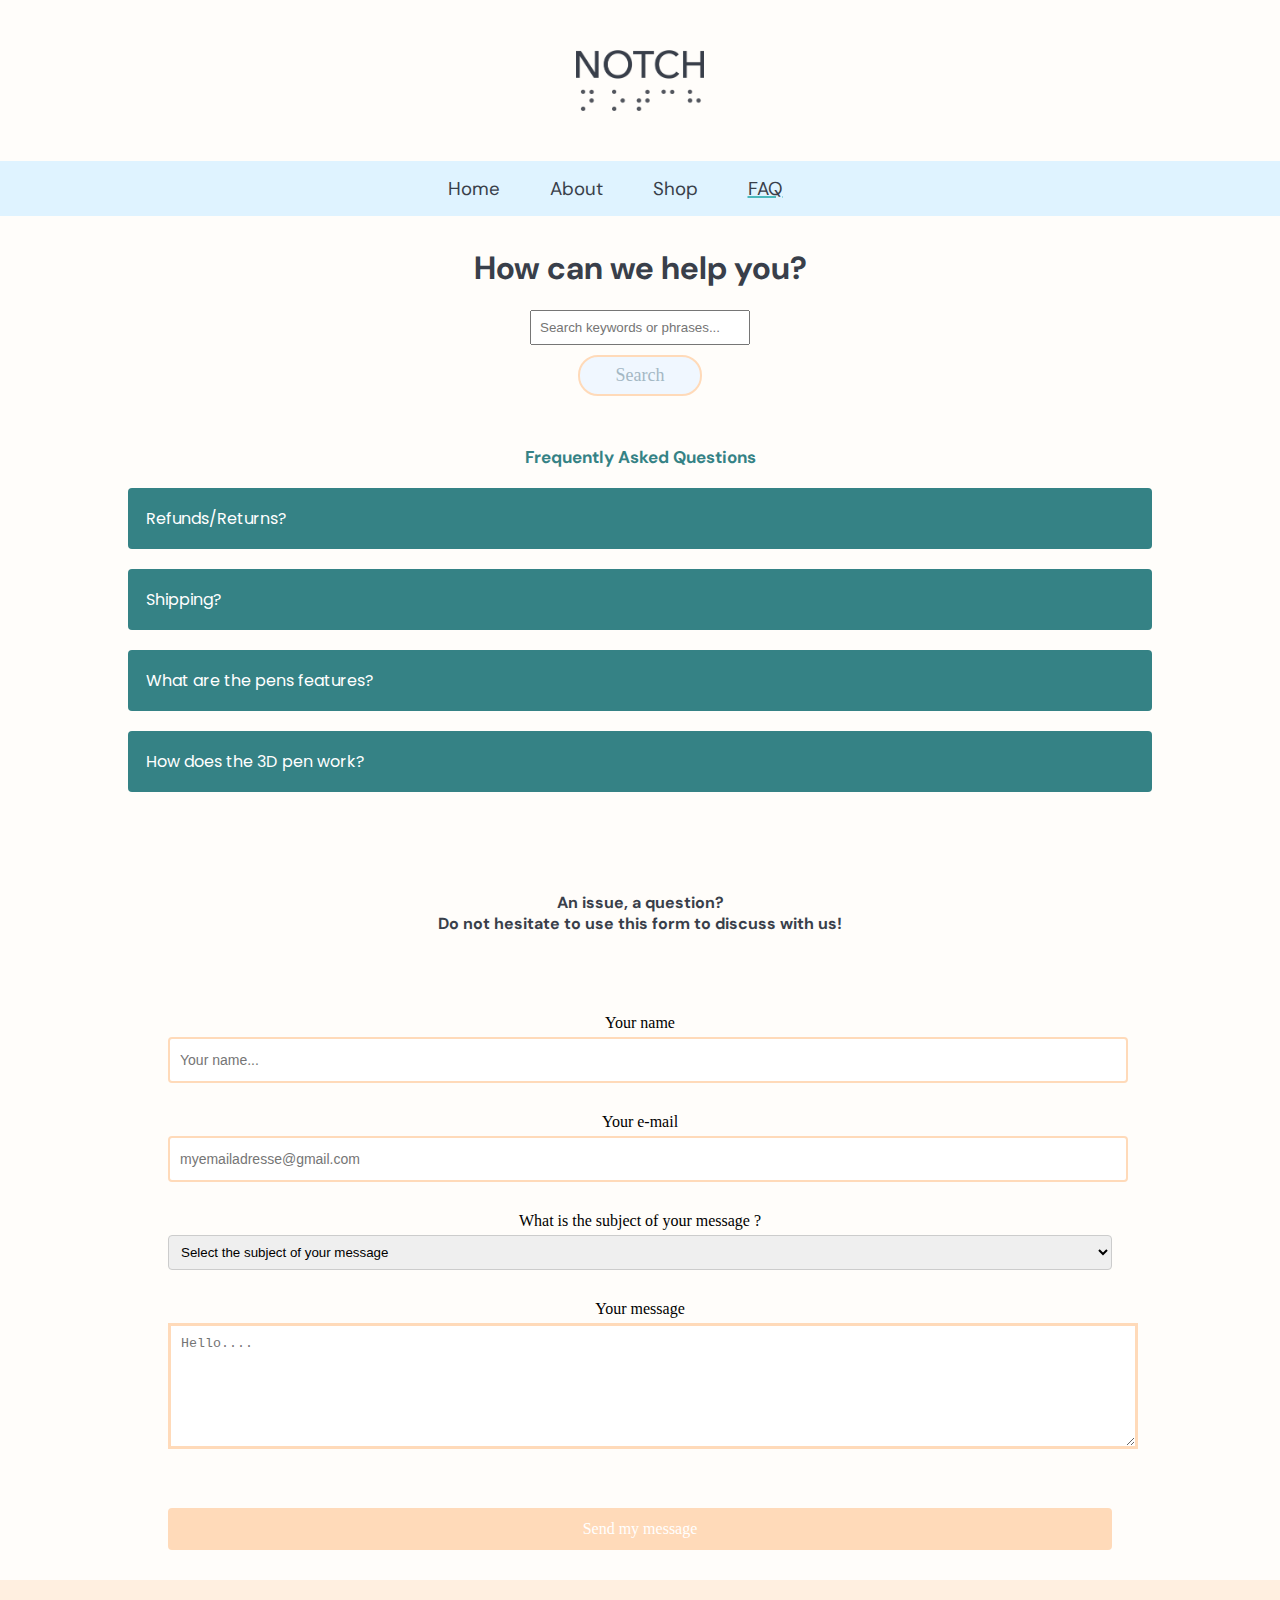
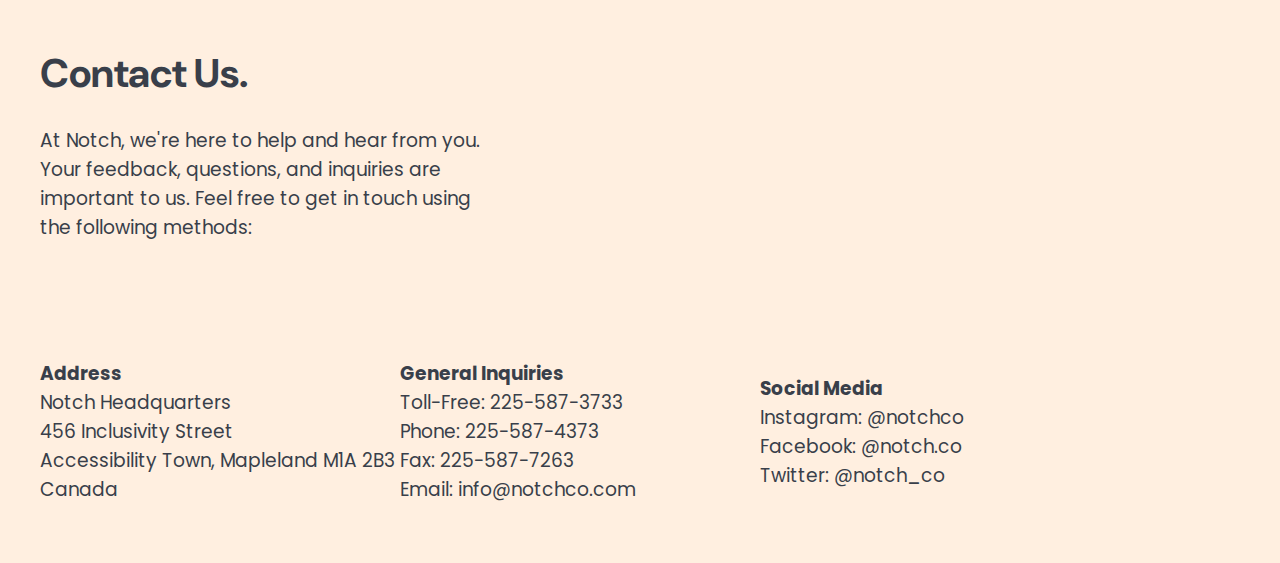
<file: faq.html>
<!DOCTYPE html>
<html lang="en">
<head>
  <meta charset="UTF-8">
  <meta name="viewport" content="width=device-width, initial-scale=1.0">
  <title>Notch | Frequently Asked Questions</title>
  <link rel="stylesheet" href="https://fonts.googleapis.com/css?family=DM%20Sans">
  <link rel="stylesheet" href="https://fonts.googleapis.com/css?family=Poppins">
  <link rel="stylesheet" href="css/main-style.css">
  <link rel="stylesheet" href="css/form.css">
  <link rel="stylesheet" href="css/faq.css">
  <link rel="icon" type="image/x-icon" href="images/favicon.PNG">
  <script defer src="js/faq.js"></script>
  <script defer src="js/main.js"></script>
  <script defer src="js/about.js"></script>
  <script defer src="js/home.js"></script>
</head>
<body>
  <header>
    <img id="header-logo" src="images/logo-copy.PNG" alt="logo">
  </header>
  <div class="icon-container">
      <img class="icon" id="menu-icon" src="images/menu-icon.png" alt="three line icon">
      <a href="index.html"><img  class="icon" id="home-icon" src="images/home-icon.png" alt="home icon"></a>
  </div>
  <nav id="nav" class="fixed-element centered-nav">
      <img id="logo" class="hidden" src="images/logo.PNG" alt="logo">
      <ul>
          <li><a class="final-link current" href="faq.html">FAQ</a></li>
          <li><a href="shop.html">Shop</a></li>
          <li class="dropdown">
              <a class="dropbtn" href="about.html">About</a>
              <ul class="dropdown-content">
                  <!-- When writing html for about page, add the text after the # as an id on the respective header-->
                  <li><a href="about.html#our-objective">Our Objective</a></li>
                  <li class="submenu">
                      <span class="dropdown-subheading">About NotchPen</span>
                      <ul class="article-list">
                          <li><a href="Article-How-NotchPen-Works.html">How NotchPen Works</a></li>
                          <li><a href="Article-Is-NotchPen-for-You.html">Is NotchPen for You?</a></li>
                      </ul>
                  </li>
                  <li><a href="about.html#testimonies">Testimonies</a></li>
                  <li><a href="about.html#meet-the-team">Meet the Team</a></li>
                  <li><a href="about.html#contact-us">Contact Us</a></li>
              </ul>
          </li>
          <li><a href="index.html">Home</a></li>  <!-- change which link has the current class depending on page -->
      </ul>
  </nav>

  <div class="blue-container">
    <h1>How can we help you?</h1>
    <div class="search-form">
      <form action="/search" method="get">
        <input type="text" id="search" name="q" placeholder="Search keywords or phrases..."> <button class="override" type="submit">Search</button>
      </form>
    </div>
  </div>
  <div class="center-container"></div>
  <h2>Frequently Asked Questions</h2>
 
  <button id="refund-button" class="accordion">Refunds/Returns?</button>
  <div class="panel" id="refund-box">
    <p>Yes we offer refunds.</p>
    <p>Customers have up to 30 days to return an item purchased from our website. After the return, refunds will be processed within 3-5 days.</p>
  </div>  

  <button id="shipping-button" class="accordion">Shipping?</button>
  <div class="panel" id="shipping-box">
    <p>We currently ship to all major cities in Canada, the United States, and the European Union.</p>
    <p>Shipping is free on orders of over 100 CAD. On order below that value, shipping will be caluclated at checkout.
      Costs may vary depending on your location.
    </p>
  </div>

  <button id="features-button" class="accordion">What are the pens features?</button>
  <div class="panel" id="features-box">
      <p>The 3D pen is made to be versatile and easy to use.</p>
      <p>Special features consist of a retractable tip, two buttons to accomodate grip, and adjustable temperature to control dispensinging rate of the wax.</p>
  </div>
     
 <button id="functionality-button" class="accordion">How does the 3D pen work?</button>
 <div class="panel" id="functionality-box">
      <p>The 3D pen releases wax onto the page to create 3D patterns.</p>
      <p>This can be used to write braille or letters that can be felt on the paper, allowing the user to read by touch.</p>
  </div>


  <div class="container" >
    <div class="header" >
        <h4>An issue, a question?<br>Do not hesitate to use this form to discuss with us!</h4>
    </div>
    <form class="form" id="form" action="/page-processing-data" method="post">
        <div class="form-control">
            <label for="name">Your name</label>
            <input type="text" id="username" name="username" placeholder="Your name..." required>
            <i class="fas fa-check-circle"></i>
            <i class="fas fa-exclamation"></i>
            <small>Message d'erreur</small>
        </div>
        <div class="form-control">
            <label for="email">Your e-mail</label>
            <input type="email" id="email" name="email" placeholder="myemailadresse@gmail.com" required>
            <i class="fas fa-check-circle"></i>
            <i class="fas fa-exclamation"></i>
            <small>Message d'erreur</small>
        </div>
        <div class="form-control">
            <label for="subject">What is the subject of your message ?</label>
            <select name="subject" id="subject" required>
                <option value="" disabled selected hidden>Select the subject of your message</option>
                <option value="question-product">Question about product?</option>
                <option value="review">Review</option>
                <option value="other">Other...</option>
            </select>
        </div>
        <div class="form-control">
          <label for="message">Your message </label>
            <textarea id="message" name="message" placeholder="Hello...." required></textarea>
        </div>
        <div>
            <button type="submit">Send my message</button>
        </div>
    </form>
</div>
<a href="javascript:void(0);" id="backToTopButton" title="Back to Top" style="display: none;">↑</a>
<footer class="main-override">
  <div>
      <h1>Contact Us.</h1>
      <p>
        At Notch, we're here to help and hear from you.</br>
        Your feedback, questions, and inquiries are</br>
        important to us. Feel free to get in touch using</br>
        the following methods:</p>
      <!--<img src="images/destination.png" alt="location" width="20" height="30" style="margin-right: 50%;">-->
  </div>

  <div>
      <div class="contact-row">
        <div class="contact-box">
          <p><b>Address</b></br>
              Notch Headquarters</br>
              456 Inclusivity Street</br>
              Accessibility Town, Mapleland M1A 2B3</br>
              Canada</p>
        </div>
        <div class="contact-box">
          <p><b>General Inquiries</b></br>
                Toll-Free: 225-587-3733</br>
                Phone: 225-587-4373</br>
                Fax: 225-587-7263</br>
                Email: info@notchco.com</p>
        </div>
        <div class="contact-box">
          <p><b>Social Media</b></br>
              Instagram: @notchco</br>
              Facebook: @notch.co</br>
              Twitter: @notch_co</p>
        </div>
      </div>
  </div>
</footer>
</body>
</html>
  <!-- <script>
    const acc = document.getElementsByClassName("accordion");
    
    for (let i = 0; i < acc.length; i++) {
      acc[i].addEventListener("click", function() {
        this.classList.toggle("active");
        var panel = this.nextElementSibling;
        if (panel.style.maxHeight) {
          panel.style.maxHeight = null;
        } else {
          panel.style.maxHeight = panel.scrollHeight + "px";
        } 
      });
    }
  </script> -->
</file>
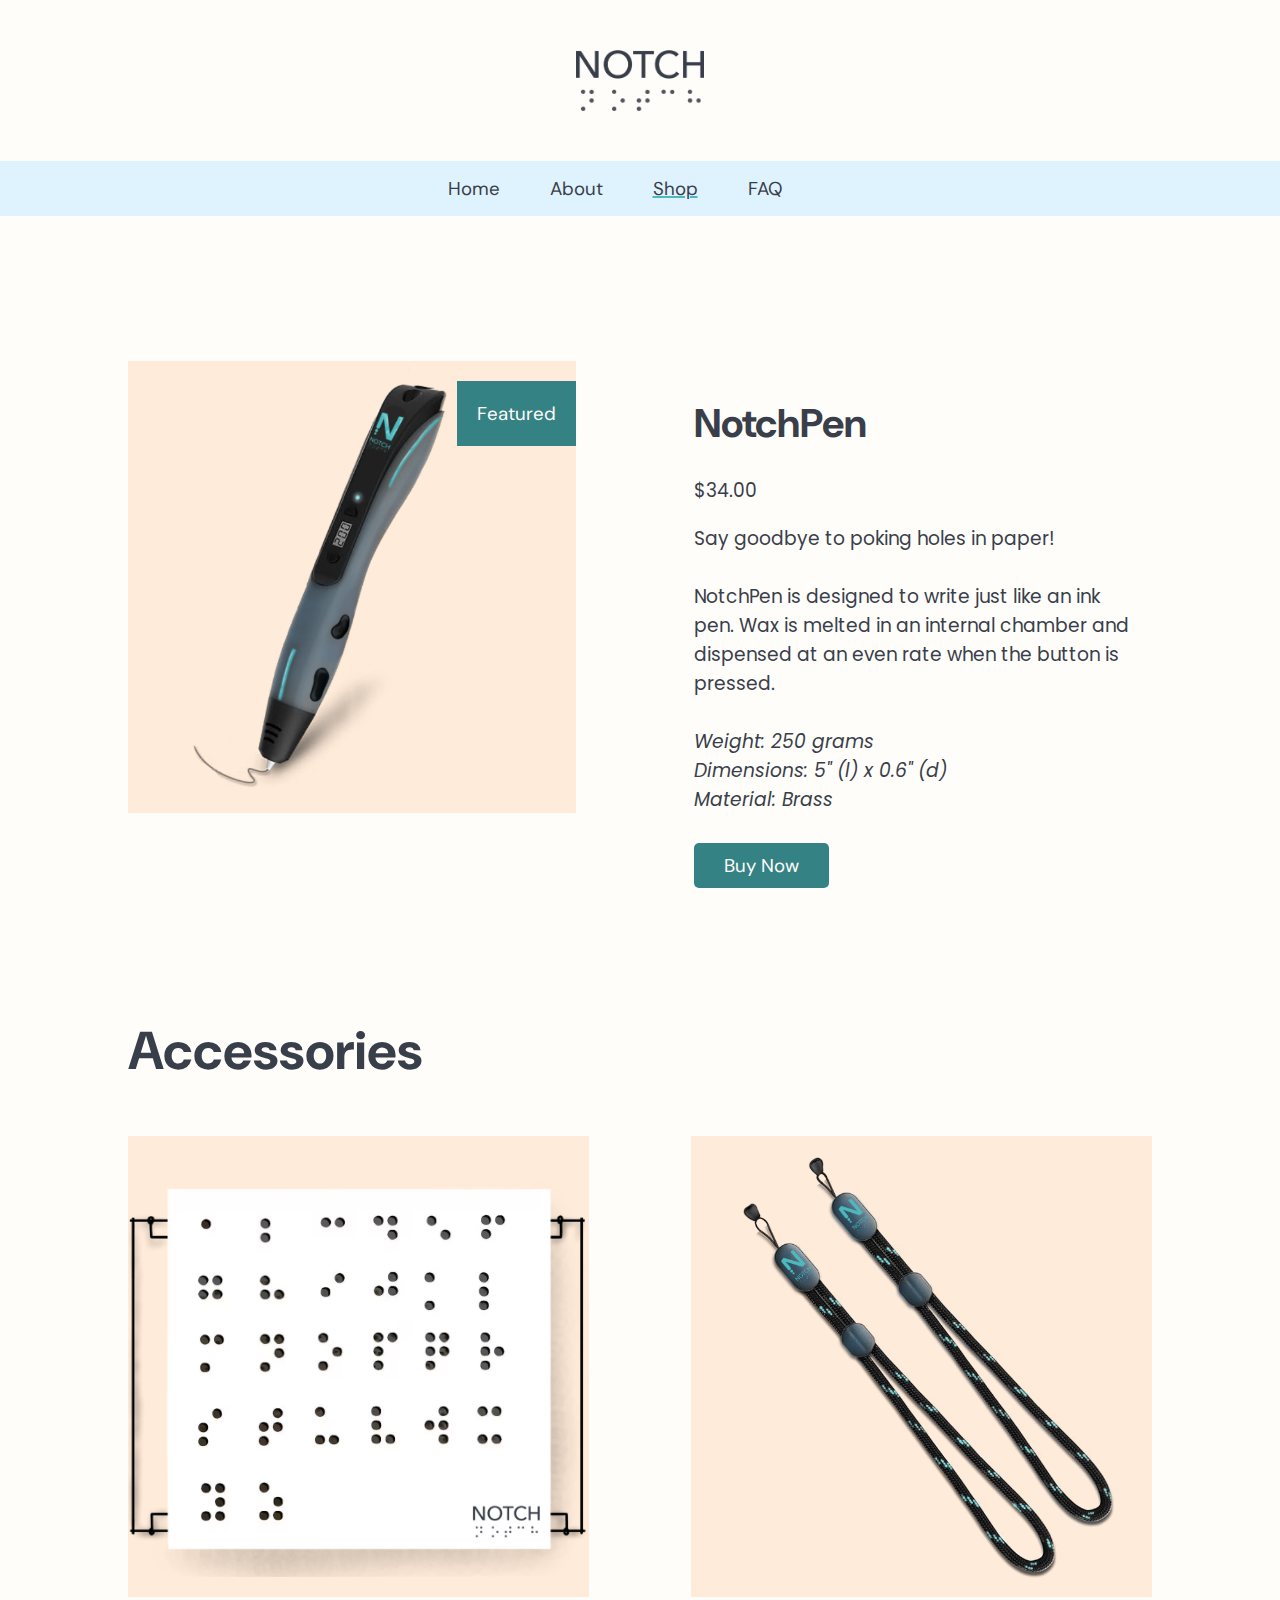
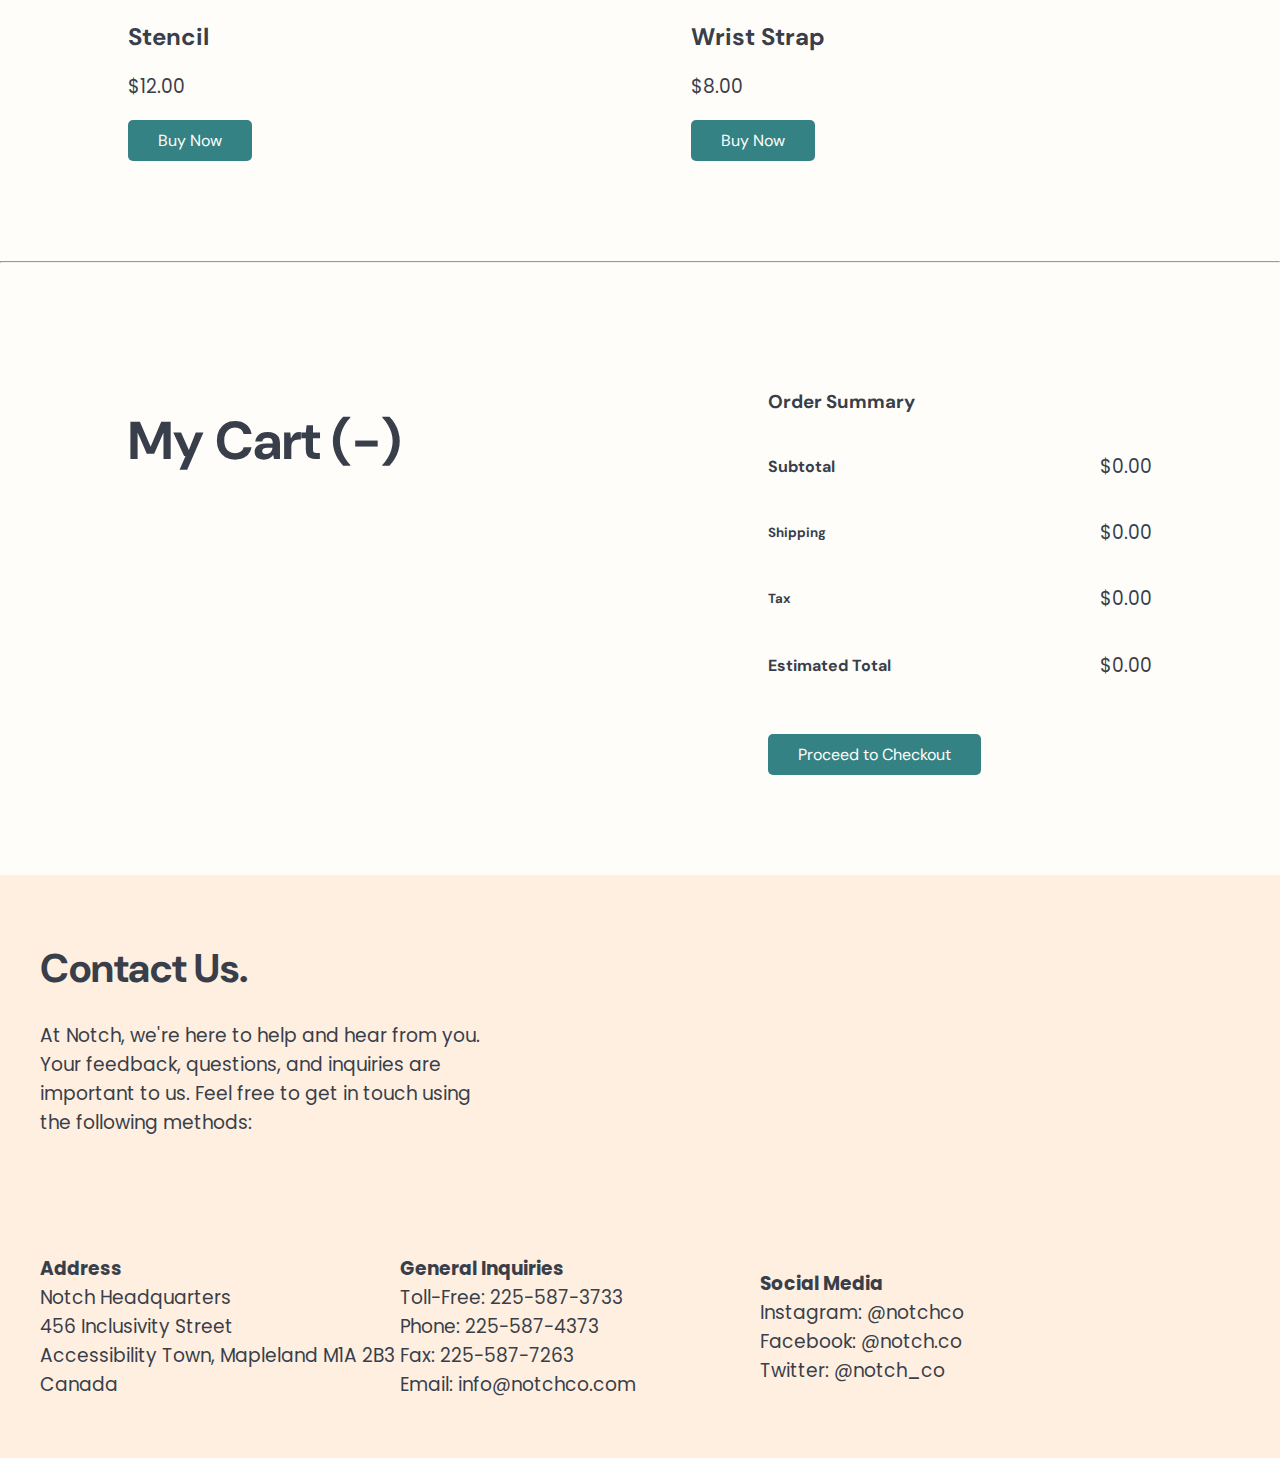
<file: shop.html>
<!DOCTYPE html>
<html>
    <head>
        <title>Notch | Shop NotchPen</title>
        <meta charset="UTF-8">
        <meta name="viewport" content="width=device-width, initial-scale=1.0">
        <link rel="stylesheet" href="css/main-style.css">
        <link rel="stylesheet" href="css/shop.css">
        <link rel="stylesheet" href="https://fonts.googleapis.com/css?family=DM%20SAns">
        <link rel="stylesheet" href="https://fonts.googleapis.com/css?family=Poppins">
        <script src="js/main.js" defer></script>
        <script src="js/shop.js" defer></script>
        <script src="js/home.js" defer></script>
        <link rel="icon" type="image/x-icon" href="images/favicon.PNG">
    </head>

    <body>
        <header>
        <img id="header-logo" src="images/logo-copy.PNG" alt="logo">
        </header>
        <div class="icon-container">
            <img class="icon" id="menu-icon" src="images/menu-icon.png" alt="three line icon">
            <a href="index.html"><img  class="icon" id="home-icon" src="images/home-icon.png" alt="home icon"></a>
        </div>
        <nav id="nav" class="fixed-element centered-nav">
            <img id="logo" class="hidden" src="images/logo.PNG" alt="logo">
            <ul>
                <li><a class="final-link" href="faq.html">FAQ</a></li>
                <li><a class="current" href="shop.html">Shop</a></li>
                <li class="dropdown">
                    <a class="dropbtn" href="about.html">About</a>
                    <ul class="dropdown-content">
                        <!-- When writing html for about page, add the text after the # as an id on the respective header-->
                        <li><a href="about.html#our-objective">Our Objective</a></li>
                        <li class="submenu">
                            <span class="dropdown-subheading">About NotchPen</span>
                            <ul class="article-list">
                                <li><a href="Article-How-NotchPen-Works.html">How NotchPen Works</a></li>
                                <li><a href="Article-Is-NotchPen-for-You.html">Is NotchPen for You?</a></li>
                            </ul>
                        </li>
                        <li><a href="about.html#testimonies">Testimonies</a></li>
                        <li><a href="about.html#meet-the-team">Meet the Team</a></li>
                        <li><a href="about.html#contact-us">Contact Us</a></li>
                    </ul>
                </li>
                <li><a href="index.html">Home</a></li>  <!-- change which link has the current class depending on page -->
            </ul>
        </nav>
        <div class="main-product clearfix">
            <div class="product-img">
                <span class="label">Featured</span>
                <img id="pen-img" src="images/notchpen.PNG" alt="Notch Pen Product Image">
            </div>
            <div class="product-description">
                <h1 id="pen-prod-name">NotchPen</h1>
                <p id="pen-price">$34.00</p>
                <p>
                    Say goodbye to poking holes in paper!
                    <br><br>
                    NotchPen is designed to write just like an ink pen. Wax is melted in an internal chamber
                    and dispensed at an even rate when the button is pressed.
                    <br><br>
                    <i>
                        Weight: 250 grams
                        <br>
                        Dimensions: 5" (l) x 0.6" (d)
                        <br>
                        Material: Brass
                    </i>
                    <br><br>
                    <a class="button" id="buy-pen" href="#cart">Buy Now</a>
                </p>
            </div>
        </div>
        <div class="gallery"> <!-- container for "other products"-->
            <h1>Accessories</h1>
            <div class="product-gallery">
                <div class="product">
                    <img class="product-img" id="stencil-img" src="images/stencil.PNG" alt="Stencil Product Image">
                    <h2 id="stencil-prod-name">Stencil</h2>
                    <p id="stencil-price">$12.00</p>
                    <a class="button" id="buy-stencil" href="#cart">Buy Now</a>
                </div>
                <div class="product">
                    <img class="product-img" id="strap-img" src="images/wrist-strap.PNG" alt="Wrist Strap Product Image">
                    <h2 id="strap-prod-name">Wrist Strap</h2>
                    <p id="strap-price">$8.00</p>
                    <a class="button" id="buy-strap" href="#cart">Buy Now</a>
                </div> 
            </div>
        </div>
        <hr>
        <div class="cart-section">
            <div id="cart"> <!--shopping cart-->
                <h1 id="cart-header">My Cart (-)</h1>  <!--need js for changing num-->
            </div>
            <div id="order-summary">
                <h3>Order Summary</h3>
                <div class="row"> <h4>Subtotal</h4> <p id="subtotal">$0.00</p> </div>
                <div class="row"> <h5>Shipping</h5> <p id="shipping">$0.00</p> </div>
                <div class="row"> <h5>Tax</h5> <p id="tax">$0.00</p> </div>
                <div class="row"> <h4>Estimated Total</h4> <p id="total">$0.00</p> </div>
                <br><br>
                <a class="button" href="#">Proceed to Checkout</a>
            </div>
        </div>
        <a href="javascript:void(0);" id="backToTopButton" title="Back to Top" style="display: none;">↑</a>
        <footer class="main-override">
            <div>
                <h1>Contact Us.</h1>
                <p>
                  At Notch, we're here to help and hear from you.</br>
                  Your feedback, questions, and inquiries are</br>
                  important to us. Feel free to get in touch using</br>
                  the following methods:</p>
                <!--<img src="images/destination.png" alt="location" width="20" height="30" style="margin-right: 50%;">-->
            </div>
        
            <div>
                <div class="contact-row">
                  <div class="contact-box">
                    <p><b>Address</b></br>
                        Notch Headquarters</br>
                        456 Inclusivity Street</br>
                        Accessibility Town, Mapleland M1A 2B3</br>
                        Canada</p>
                  </div>
                  <div class="contact-box">
                    <p><b>General Inquiries</b></br>
                          Toll-Free: 225-587-3733</br>
                          Phone: 225-587-4373</br>
                          Fax: 225-587-7263</br>
                          Email: info@notchco.com</p>
                  </div>
                  <div class="contact-box">
                    <p><b>Social Media</b></br>
                        Instagram: @notchco</br>
                        Facebook: @notch.co</br>
                        Twitter: @notch_co</p>
                  </div>
                </div>
            </div>
        </footer>
    </body>
</html>
</file>
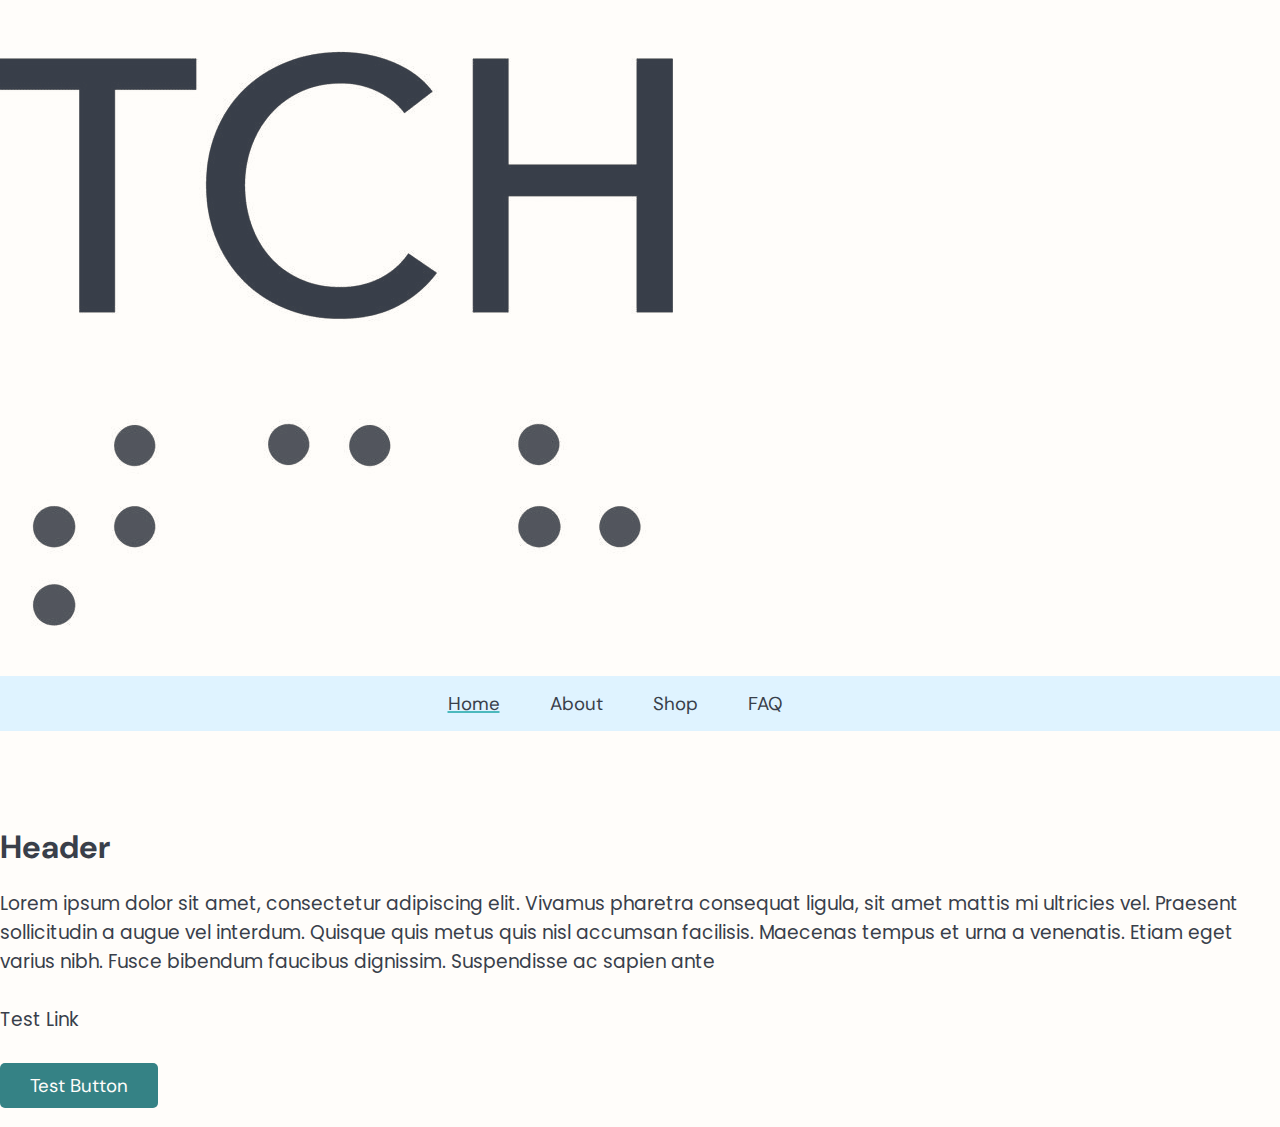
<file: style-testing.html>
<!--This file contains sample html for elements that can be reused across pages including nav bar and buttons-->
<!DOCTYPE html>
<html lang="en">
<head>
    <meta charset="UTF-8">
    <meta name="viewport" content="width=device-width, initial-scale=1.0">
    <title>Sample Style</title>
    <link rel="stylesheet" href="https://fonts.googleapis.com/css?family=DM%20Sans">
    <link rel="stylesheet" href="https://fonts.googleapis.com/css?family=Poppins">
    <link rel="stylesheet" href="css/main-style.css">
    <script src="js/main.js" defer></script>
    <link rel="icon" type="image/x-icon" href="images/favicon.PNG">
</head>
<body>
    <!-- copy and paste this into the body of each page -->
    <!-- starting from this line -->
    <header id="header-logo">
        <img src="images/logo-copy.PNG" alt="logo">
    </header>
    <nav id="nav" class="fixed-element centered-nav">
        <img id="logo" class="hidden" src="images/logo.PNG" alt="logo">
        <ul>
            <li><a class="final-link" href="faq.html">FAQ</a></li>
            <li><a href="shop.html">Shop</a></li>
            <li class="dropdown">
                <a class="dropbtn" href="about.html">About</a>
                <ul class="dropdown-content">
                    <!-- When writing html for about page, add the text after the # as an id on the respective header-->
                    <li><a href="about.html#our-objective">Our Objective</a></li>
                    <li class="submenu">
                        <span class="dropdown-subheading">About NotchPen</span>
                        <ul class="article-list">
                            <li><a href="Article-How-NotchPen-Works.html">How NotchPen Works</a></li>
                            <li><a href="Article-Is-NotchPen-for-You.html">Is NotchPen for You?</a></li>
                        </ul>
                    </li>
                    <li><a href="about.html#testimonies">Testimonies</a></li>
                    <li><a href="about.html#meet-the-team">Meet the Team</a></li>
                    <li><a href="about.html#contact-us">Contact Us</a></li>
                </ul>
            </li>
            <li><a class="current" href="index.html">Home</a></li>  <!-- change which link has the current class depending on page -->
        </ul>
    </nav>
    <!-- to this line -->
    <div style="margin-top: 150px;">
        <h1>Header</h1>
        <p>
            Lorem ipsum dolor sit amet, consectetur adipiscing elit. 
            Vivamus pharetra consequat ligula, sit amet mattis mi ultricies vel. 
            Praesent sollicitudin a augue vel interdum. 
            Quisque quis metus quis nisl accumsan facilisis. 
            Maecenas tempus et urna a venenatis. Etiam eget varius nibh. 
            Fusce bibendum faucibus dignissim. Suspendisse ac sapien ante
            <br> <br>
            <a href="https://en.wikipedia.org/wiki/Main_Page" target="_blank">Test Link</a>
            <br> <br>
            <!--a with class button will always format into a button-->
            <a class="button" href="https://en.wikipedia.org/wiki/Main_Page" target="_blank">Test Button</a>
        </p>
    </div>
</body>
</html>
</file>
<file: css/home.css>
.main{
    margin: 5% 10% auto 10%;
    text-align: center;
}

.testimonial-container {
    margin: auto 10%;
    display: flex;
    justify-content: space-around;
    padding: 20px;
}

.testimonial {
    background-color: #DFF3FF;
    border: 1px solid #ddd;
    padding: 20px;
    margin: 10px;
    width: 30%; 
    text-align: center;
}

div.main-idea{
    min-height: calc(100vh - 54px);
    height: fit-content;
    width: 100%;
    display: flex;
    flex-direction: column;
    justify-content: center;
    align-items: center;
}

.heading h1{
    display: inline;
}

.second-color-heading{
    color: #246365;
}

.main-idea .heading{
    margin-bottom: 50px;
}

.main-idea p, .textbox p{
    width: 67%;
    text-align: justify;
}

#why-pen{
    margin: 100px auto 50px auto;
}

div.textbox{
    height: 20%;
    display: flex;
    flex-direction: column;
    justify-content: center;
    align-items: center;
}

.product-img{
    max-width: 100%;
}

/* specifying behaviour when on phone size screen */
@media screen and (max-width: 600px){
    .main{
        margin: 5% 5% auto 5%;
        text-align: center;
    }

    .testimonial-container {
        margin: auto 5%;
        flex-direction: column;
    }
    
    .testimonial {
        width: 90%;
    }

    .main-idea p, .textbox p{
        width: 90%;
    }
}
</file>
<file: css/main-style.css>
/*
CSS file for general formatting rules that should apply to the whole document
i.e. 
background color
text formatting: font, font size, font color, text alignment
link formatting: link, visited link, hovered link
button formatting
navigation bar
*/

body{background-color: #FFFDFA; margin: 0}

header{
    display: flex;
    flex-direction: row;
    align-items: center;
    justify-content: center;
    padding: 50px 0;
}

#header-logo{
    width: 10%;
}

h1, h2, h3, h4, h5, h6{
    color: #393F4A;
    font-family: "DM Sans", Tahoma, Geneva, Verdana, sans-serif;
}

p{
    color: #393F4A;
    font-family: Poppins, Verdana, Geneva, Tahoma, sans-serif;
    font-size: 14pt;
}

p a, p a:active, p a:visited{
    color: inherit;
    font-family: inherit;
    font-size: inherit;
    text-decoration: none;
}

p a:hover{
    color: #FF7A82;
    text-decoration: underline;
}

a.button:link, a.button:visited{
    color: #FFFDFA;
    font-family: "DM Sans", Tahoma, Geneva, Verdana, sans-serif;
    text-decoration: none;
    text-align: center;
    display: inline-block;
    background-color: #358285;
    padding: 10px 30px; 
    border-radius: 5px;
}

a.button:hover{background-color: #2D6E70;}

nav{
    width: 100%;
    height: auto;
    background-color: #DFF3FF;
    font-family: DM Sans, Tahoma, Geneva, Verdana, sans-serif;
    float: left;
    margin-top: 0;
    position: -webkit-sticky;
    position: sticky;
    top: 0;
    z-index: 1;
}

nav img.hidden{
    display: none;
}

nav img#logo{
    float: left;
    clear: right;
    margin: 10px;
    max-height: 36px;
}

nav ul{
    list-style-type: none;
    margin: 0;
    padding: 0;
}

nav.centered-nav{
    display: flex;
    flex-direction: row;
    justify-content: center;
    align-items: center;
}

nav li, .dropdown-content{
    display: flex;
    flex-direction: row;
    justify-content: center;
    align-items: center;
    float: right;
}

nav li.dropdown{
    display: inline-block;
}

nav a{
    background-color: #DFF3FF;
    display: block;
    padding: 15px 25px;
    color: #393F4A;
    font-size: 14pt;
    text-decoration: none;
}

nav a:hover, .dropdown:hover .dropbtn{background-color: #C8DAE6;}

.dropdown-content a:hover, .submenu:hover .dropdown-subheading{border-left: 2px solid #4BB9BD;}

nav a.current{text-decoration: underline #4BB9BD 2px;}

nav a.final-link{margin-right: 50px;}

.dropdown{
    position: relative;
    float: right;
}

.dropdown-content{
    display: none;
    position: absolute;
    top: 56px;
    background-color: #DFF3FF;
    min-width: 250px;
    padding: 10px;
}

.dropdown-content > li{
    justify-content: left;
    float: left;
    width: 250px;
}

li.submenu{
    display: flex;
    flex-direction: column;
    justify-content: center;
    float: none;
    align-items: start;
}

.dropdown-content a, .dropdown-subheading{
    display: block;
    width: 100%;
    padding: 10px;
    color: #393F4A;
    font-size: 14pt;
    text-decoration: none;
}

.article-list a{
    font-size: 12pt;
    margin-left: 20px;
    padding: 5px 10px;
    width: 210px;
}

.icon{
    display: none;
}

.dropdown:hover .dropdown-content{display: block;}

footer > div{
    background-color: #ffefe0; 
    color: #393F4A; 
    padding: 40px;
}

.contact-row {
    display: flex;
    flex-direction: row;
    justify-content: left;
    align-items: center;
}

.contact-box {
    display: flex;
    flex-direction: column;
    justify-content: space-around;
    align-items: start;
    width: 30%;
}

.main-override h1{
    font-size: 30pt !important;
    color: #393F4A !important;
}

.main-override p{
    font-size: 14pt !important;
    color: #393F4A !important;
}

#backToTopButton {
    display: none; 
    position: fixed;
    bottom: 20px;
    right: 30px;
    z-index: 99;
    border: none;
    outline: none;
    background-color: #4bb9bd;
    color: white;
    cursor: pointer;
    padding: 15px;
    border-radius: 10px;
    font-size: 18px;
}

#backToTopButton:hover {
    background-color: #246365;
}

/* specifying behaviour when on phone size screen */

@media screen and (max-width: 600px){
    /* nav */
    #menu-icon, .icon-container a{
        display: inline-block;
        height: 30px;
    }

    .icon-container{
        background-color: #DFF3FF;
        display: flex;
        justify-content: space-between;
        padding: 10px;
        position: -webkit-sticky;
        position: sticky;
        top: 0;
        z-index: 1;
    }

    #home-icon{
        display: inline-block;
        height: 100%;
    }

    #home-icon:hover{
        background-color: #C8DAE6;
    }

    #header-logo{
        width: 40%;
    }

    nav *{
        display: none;
    }

    #menu-icon:hover{
        background-color: #C8DAE6;
        cursor: pointer;
    }

    nav.collapsed-nav{
        margin-bottom: 50px;
        top: 50px;
    }

    nav.collapsed-nav, nav.collapsed-nav ul{
        width: 100%;
        display: flex;
        flex-direction: column-reverse;
        justify-content: center;
        align-items: center;
    }

    nav.collapsed-nav *{
        display: block;
    }

    nav.collapsed-nav #logo, nav.collapsed-nav .dropdown-content{
        display: none !important;
    }

    nav.collapsed-nav li{
        width: 80%;
        height: auto;
        float: none;
    }

    nav.collapsed-nav a{
        width: 80%;
        text-align: center;
    }

    nav.collapsed-nav a.final-link{
        margin-right: auto;
    }

    /* footer */
    .contact-box{
        width: 100%;
    }

    .contact-row{
        flex-direction: column;
        justify-content: center;
        align-items: start;
    }
}
</file>
<file: css/about.css>
h1 {
    font-size: 56px;
  }
  
h2 {
    font-size: 48px;
}

h3 {
    font-size: 36px;
  }
  
h4 {
    font-size: 28px;
}

h5 {
    font-size: 20px;
  }
  
h6 {
    font-size: 10px;
}

.p1 {
    color: #393F4A;
    font-family: Poppins, Verdana, Geneva, Tahoma, sans-serif;
    font-size: 35px;
}

.p2 {
    background-color: #f9fafc;
    color: #393F4A;
    font-family: Poppins, Verdana, Geneva, Tahoma, sans-serif;
    font-size: 25px;
}

.quote {
    color: #358285;
    font-family: Cardo, 'Times New Roman', Times, serif;
    font-size: 25px;
    text-align: center;
}

.p4 {
    color: #393F4A;
    font-family: Poppins, Verdana, Geneva, Tahoma, sans-serif;
    font-size: 20px;
}

.p5 {
    background-color: #ffefe0;
    color: #393F4A;
    font-family: Poppins, Verdana, Geneva, Tahoma, sans-serif;
    font-size: 25px;
}

.p6 {
    background-color: #ffefe0;
    color: #393F4A;
    font-family: Poppins, Verdana, Geneva, Tahoma, sans-serif;
    font-size: 70px;
}

.p7 {
    color: #393F4A;
    font-family: Poppins, Verdana, Geneva, Tahoma, sans-serif;
    font-size: 25px;
}

.meet{
    align-self: center;
}

.name{
    font-family: Poppins, Verdana, Geneva, Tahoma, sans-serif;
    font-size: 25px;
}

.team-box, #our-objective{
    height: 100vh;
    display: flex;
    flex-direction: column;
    justify-content: center;
    align-items: center;
}

#our-objective{
    min-height: 100vh;
    height: fit-content;
    width: 100%;
    align-items: start;
}

div#testimonies{
    padding: 80px 10%;
}

.img-row{
    height: 32%;
    display: flex;
    flex-direction: row;
    justify-content: center;
    align-items: center;
    margin: 20px auto;
}

.img-box{
    height: 100%;
    width: auto;
    display: flex;
    flex-direction: column;
    justify-content: center;
    align-items: center;
    margin: auto 20px;
}

.img-box img{
    max-height: 80%;
    width: auto;
    margin-bottom: 10px;
}

.img-box p{
    margin: 0;
}


.test-row {
    display: flex;
    flex-direction: row;
    justify-content: space-between;
    align-items: stretch;
}

.test-box {
    background-color: #dff3ff;
    display: flex;
    flex-direction: column;
    justify-content: space-around;
    align-items: center;
    width: 30%;
    padding: 10px;
}

.test-box p{
    max-height: 75%;
    max-width: 80%;
}

.form{
    padding: 0 !important;
    margin: 0 !important;
}

div.main{
    margin: 100px 10% auto 10%;
}

footer{
    width: 100% !important;
}

/* formatting for article pages */
.article-header-row{
    width: 80%;
    display: flex;
    flex-direction: row;
    justify-content: space-between;
    align-items: start;
    margin: 10% 10% 0 10%;
}

.article-img-box{
    width: 30%;
    height: auto;
    display: flex;
    flex-direction: column;
    justify-content: space-between;
    align-items: center;
    margin: auto 20px;
}

.title{
    width: 50%;
}

.article-img-box img{
    max-width: 100%;
    height: auto;
    margin-bottom: 10px;
}

.article-img-box p{
    text-align: center;
}

/* specifying behaviour when on phone size screen */
@media screen and (max-width: 600px){
    div#testimonies{
        padding: 80px 5%;
    }

    .test-row {
        flex-direction: column;
        align-items: center;
    }

    .test-box {
        width: 100%;
        height: auto;
        margin-top: 20px;
        padding: 10px;
    }

    .team-box{
        height: fit-content;
    }

    .img-row{
        height: fit-content;
        display: block;
        margin: auto;
    }

    .img-box{
        width: 90%;
        display: flex;
        flex-direction: column;
        justify-content: center;
        align-items: center;
        margin: 20px auto;
    }

    .img-box img{
        max-width: 100%;
        margin-bottom: 10px;
    }

    
    #testimonies h2{
        text-align: center;
    }
}
</file>
<file: css/form.css>
.form{
    padding: 30px 40px;
    margin: auto 10%;
}

.form-control{
    margin-bottom:10px;
    padding-bottom: 20px;
    position: relative;
}

.form-control label{
    display: inline-block;
    margin-bottom: 5px;
}

.form-control select {
    width: 100%;
    padding:8px;
    border: 1px solid #ccc;
    border-radius: 4px;
    line-height: 16px;
    transition: border-color 0.15s ease-in-out, box-shadow 0.15s ease-in-out;
}

.form-option {
    padding: 8px;
}

.form-option:hover {
    background-color: #f7f7f7;
}

textarea {
    width:100%;
    border:3px solid #ffdab9;
    padding:10px;
    margin-bottom:25px;
    height:100px;
    resize: vertical;
}

.form-control input{
    border: 2px solid #ffdab9;
    border-radius: 4px;
    display:block;
    font-family: Arimo;
    font-size: 14px;
    width: 100%;
    height: 40px;
    padding-left: 10px;
}

.form-control i{
    position: absolute;
    top: 33px;
    right: 10px;
    visibility: hidden;
}
.form-control small{
    position: absolute;
    bottom:0;
    left:0;
    visibility: hidden;
}

button{
    background:#ffdab9;
    border: 2px solid #ffdab9;
    color: #fff;
    font-family: inherit;
    border-radius:  4px;
    display: block;
    padding: 10px;
    font-size: 16px;
    width: 100%;
    cursor : pointer
}

.form-control.success input{
    border-color: #ffdab9;
}

.form-control.error input{
    border-color: #e74c3c;
}

.form-control.success i.fa-check-circle{
    color:  #ffdab9;
    visibility: visible;                          
}

.form-control.error i.fa-exclamation{ 
    color:#e74c3c;
    visibility: visible;                          
}

.form-control.error small{
    color:#e74c3c;
    visibility: visible;
}
</file>
<file: css/faq.css>
.blue-container {
    padding: 20px;
    text-align: center;
    margin-top: 45px;
    border-radius: 5px;
}

.blue-container h1 {
    color: #393F4A;
}

.button-container {
    display: flex;
    flex-direction: column;
    align-items: center;
    justify-content: center;
}

button.override {
    background-color: #F0F7FF;
    color: #A4B8C4;
    padding: 20px 20px;
    text-align: center;
    font-size: 18px;
    cursor: pointer;
    border-radius: 20px;
    margin: 10px auto;
    width: 10%;
}

/* Style the search bar and button */
.search-form {
    margin-top: 10px;
}

.search-form input[type="text"] {
    padding: 8px;
    width: 200px;
}

.search-form button {
    padding: 8px 16px;
}

h2 {
    font-size: 17px; /* Adjust the font size as needed */
    color: #358285; /* Set the color to match the header */
    text-align: center;
    margin: 20px 0;
}

.container {
    text-align: center;
}

.button-label {
    background-color: #F0F7FF;
    color: #A4B8C4;
    padding: 15px 20px;
    text-align: center;
    font-size: 18px;
    cursor: pointer;
    border-radius: 10px 10px 0 0;
    width: 300px;
    display: block;
    margin: 0 auto;
}

.toggle-checkbox {
    display: none;
}

.content {
    display: none;
    background-color: #F0F8FF;
    padding: 20px;
    border-radius: 0 0 10px 10px;
    text-align: center;
    width: 300px;
    margin: 0 auto;
}

.toggle-checkbox:checked + .content {
    display: block;
}

.accordion {
    background-color: #358285;
    color: white;
    cursor: pointer;
    padding: 18px;
    width: 80%;
    text-align: left;
    border: none;
    outline: none;
    transition: 0.4s;
    font-family: Poppins;
    font-size: 16px;
    margin: 20px 10%;
}

.active, .accordion:hover {
    background-color: #F0F8FF;
    color: #393F4A;
    font-size: 16px;
    font-family: Poppins;
}

.panel {
    padding: 0 18px;
    background-color: white;
    display: none;
    margin: auto 10%;
}

/* Issue: p elements do not take up full div */

.show{
    display: block;
}

.header{
    margin: 100px 10% 50px 10%;
}

/* specifying behaviour when on phone size screen */
@media screen and (max-width: 600px){
    /* the search word is no longer inside the button
    but it looks cool so will not fix */
    .accordion{
        margin: 20px 5%;
        width: 90%;
    }

    .panel{
        margin: auto 5%;
    }

    .header{
        margin: 100px 5% 20px 5%;
    }
}
</file>
<file: css/shop.css>
div.main-product{
    display: block;
    width: 100%;
    height: auto;
    margin-top: 200px;
}

.main-product div.product-img{
    width: 35%;
    float: left;
    margin: 0 2% 0 10%;
    position: relative;
    background-color: #FFEBD9;
}

.main-product .product-img img{
    max-width: 100%;
}

.clearfix::after{
    content: "";
    clear: both;
    display: table;
}

.label{
    position: absolute;
    right: 0;
    margin: 20px 0;
    padding: 20px;
    background: #358285;
    color: #FFFDFA;
    font-family: "DM Sans", Tahoma, Geneva, Verdana, sans-serif;
    font-size: 14pt;
    text-align: center;
}

.main-product div.product-description{
    padding: 10px;
    margin: 0 10% 0 2%;
    float: right;
    width: 35%;
}

.main-product .product-description p{
    overflow-x: wrap;
    overflow-y: auto;
}

.main-product h1{
    font-size: 30pt;
}

.gallery h1{
    margin: 0 10% 50px 10%;
    font-size: 40pt;
}

div.gallery{
    margin-top: 100px;
}

div.product-gallery{
    margin: auto 10%;
    display: flex;
    flex-direction: row;
    justify-content: space-between;
}

div.product{
    width: 45%;
}

.product .product-img{
    max-width: 100%;
    background-color: #FFEBD9;
}

hr{
    margin-top: 100px;
}

div#cart{
    margin: 100px 0 100px 10%;
    width: 40%;
    overflow: wrap;
}

#cart img.prod-img{
    max-width: 10%;
    height: auto;
} 

#cart h1{
    font-size: 40pt;
}

div.cart-item{
    display: flex;
    width: 100%;
    height: auto;
    flex-direction: row;
    justify-content: space-between;
    align-items: center;
}

.cart-item h6{
    font-size: 14pt;
    display: inline-block;
    width: 30%;
    text-align: left;
}

.cart-item p.price{
    display: inline-block;
    width: 20%;
    text-align: left;
}

div.cart-section{
    display: flex;
    justify-content: space-between;
    align-items: flex-start;
} 

div#order-summary{
    margin: 100px 10% 100px 0;
    width: 30%;
    overflow: wrap;
}

#order-summary div.row{
    display: flex;
    flex-direction: row;
    align-items: center;
    justify-content: space-between;
}

#order-summary h3, #order-summary h4, #order-summary h5{
    display: inline-block;
}
</file>
